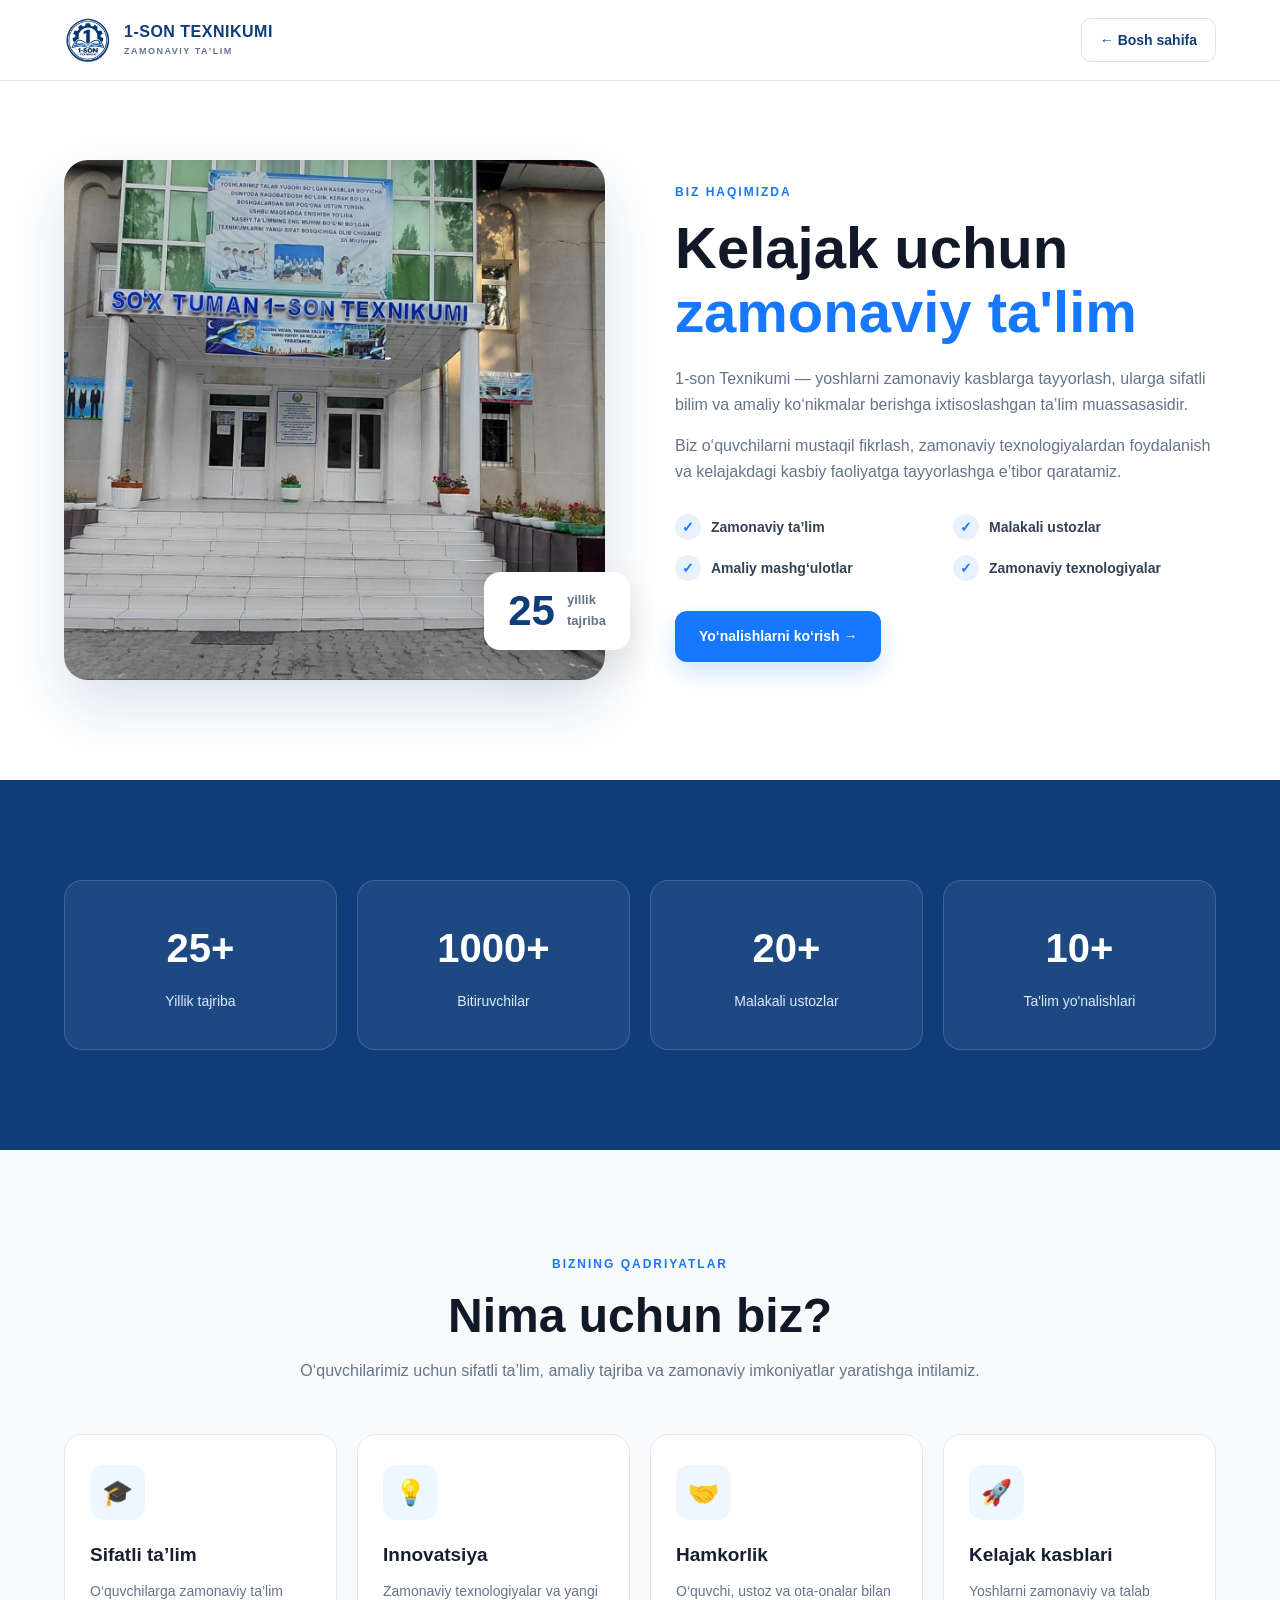
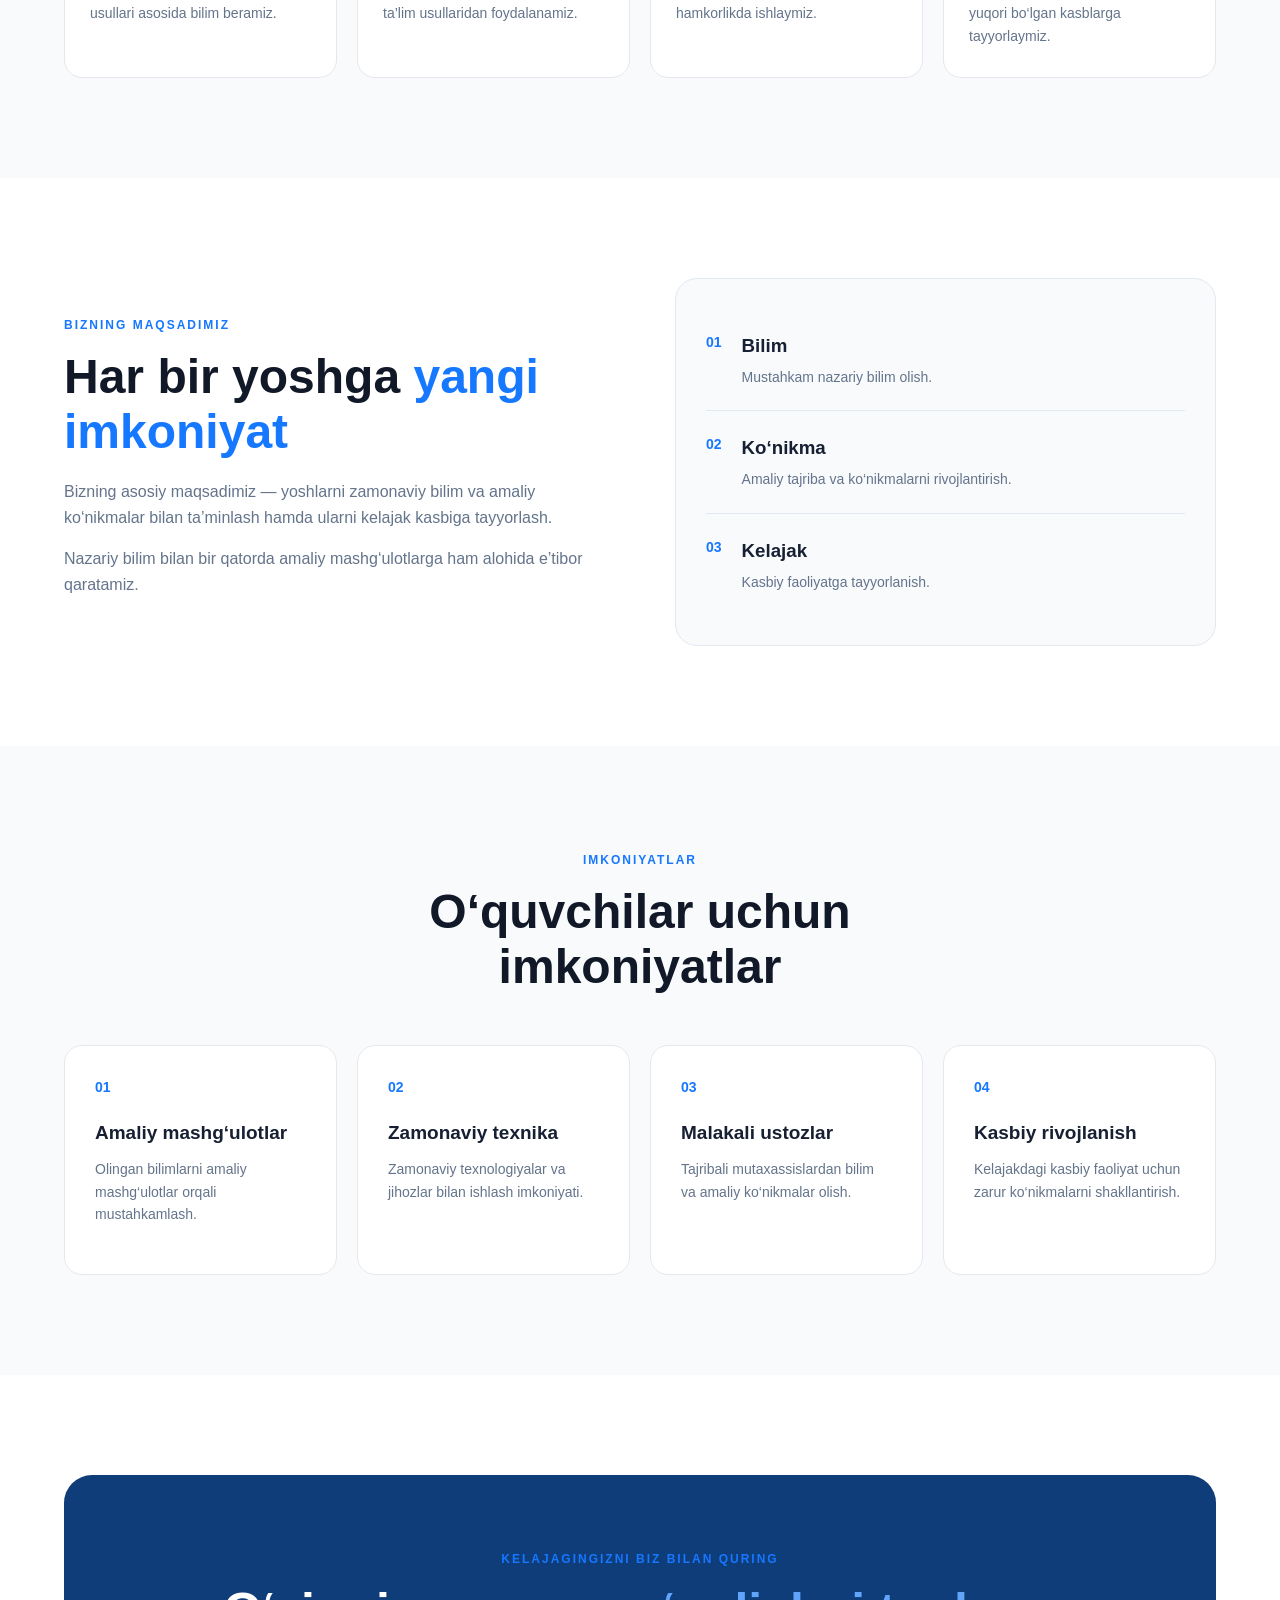
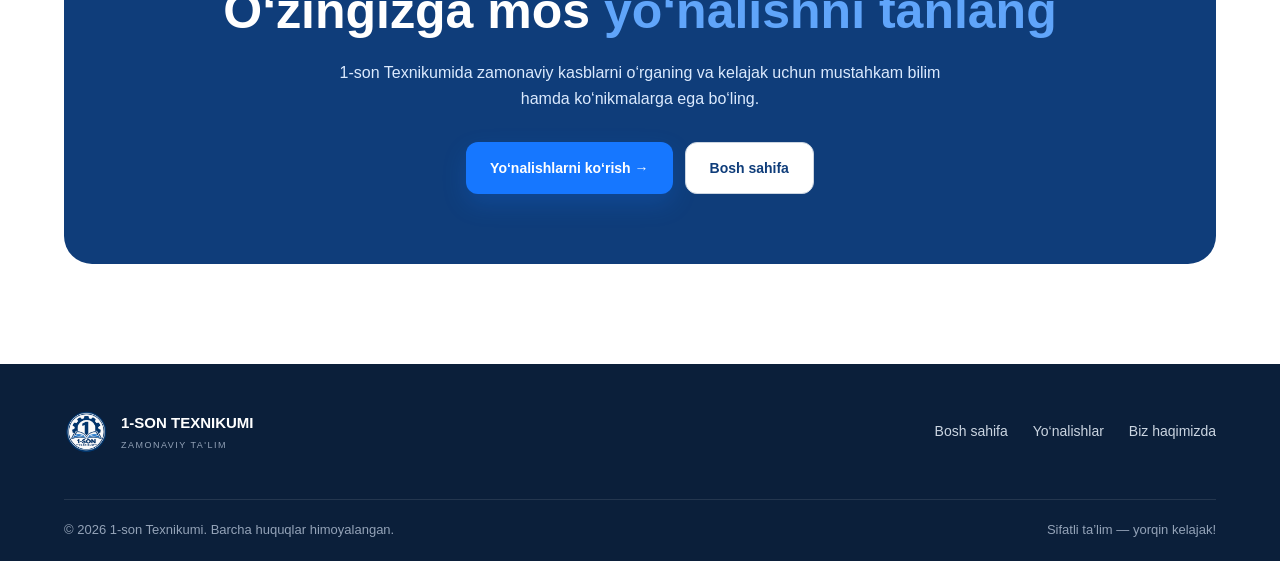
<file: texnikum/pages/about.html>
<!DOCTYPE html>
<html lang="uz">

<head>

    <!-- # Sayt kodlash turi -->
    <meta charset="UTF-8">

    <!-- # Telefon va planshet uchun moslashuv -->
    <meta name="viewport" content="width=device-width, initial-scale=1.0">

    <!-- # Brauzer oynasidagi sayt nomi -->
    <title>Biz haqimizda | 1-son Texnikumi</title>

    <!-- # Asosiy CSS fayl -->
    <link rel="stylesheet" href="../css/about.css">

    <!-- # Brauzer tepasidagi kichik logo -->
    <link rel="icon" type="image/png" href="../assets/image/logo.png">

</head>


<body>


    <!-- =====================================================
         # 1. SAYTNING YUQORI QISMI — HEADER
         ===================================================== -->

    <header class="header">

        <div class="container navbar">

            <!-- # Logo va texnikum nomi -->
            <a href="../index.html" class="logo">

                <!-- # Texnikum logosi -->
                <div class="logo-icon">
                    <img
                        src="../assets/image/logo.png"
                        alt="1-son Texnikumi logosi"
                    >
                </div>

                <!-- # Logo yonidagi yozuv -->
                <div class="logo-text">

                    <strong>
                        1-SON TEXNIKUMI
                    </strong>

                    <span>
                        ZAMONAVIY TA'LIM
                    </span>

                </div>

            </a>


            <!-- # Bosh sahifaga qaytish -->
            <a
                href="../index.html"
                class="student-login"
            >
                ← Bosh sahifa
            </a>

        </div>

    </header>



    <!-- =====================================================
         # 2. ASOSIY QISM
         ===================================================== -->

    <main>


        <!-- =================================================
             # 3. BIZ HAQIMIZDA — ASOSIY BO'LIM
             ================================================= -->

        <section class="section about-hero">

            <div class="container">

                <div class="about-grid">


                    <!-- # Chap tomon — Texnikum rasmi -->
                    <div class="about-image">

                        <img
                            src="../assets/image/texnikum.jpg"
                            alt="1-son Texnikumi"
                        >


                        <!-- # Tajriba haqida kichik karta -->
                        <div class="experience-card">

                            <strong>
                                25
                            </strong>

                            <span>
                                yillik<br>
                                tajriba
                            </span>

                        </div>

                    </div>



                    <!-- # O'ng tomon — Texnikum haqida ma'lumot -->
                    <div class="about-content">

                        <!-- # Bo'lim nomi -->
                        <span class="section-label">
                            BIZ HAQIMIZDA
                        </span>


                        <!-- # Asosiy sarlavha -->
                        <h1>

                            Kelajak uchun

                            <span>
                                zamonaviy ta'lim
                            </span>

                        </h1>


                        <!-- # 1-paragraf -->
                        <p>
                            1-son Texnikumi — yoshlarni zamonaviy
                            kasblarga tayyorlash, ularga sifatli bilim
                            va amaliy ko‘nikmalar berishga
                            ixtisoslashgan ta’lim muassasasidir.
                        </p>


                        <!-- # 2-paragraf -->
                        <p>
                            Biz o‘quvchilarni mustaqil fikrlash,
                            zamonaviy texnologiyalardan foydalanish
                            va kelajakdagi kasbiy faoliyatga
                            tayyorlashga e’tibor qaratamiz.
                        </p>



                        <!-- # Texnikumning asosiy afzalliklari -->
                        <div class="about-features">


                            <!-- # Afzallik 1 -->
                            <div class="feature">

                                <div class="feature-icon">
                                    ✓
                                </div>

                                <span>
                                    Zamonaviy ta’lim
                                </span>

                            </div>


                            <!-- # Afzallik 2 -->
                            <div class="feature">

                                <div class="feature-icon">
                                    ✓
                                </div>

                                <span>
                                    Malakali ustozlar
                                </span>

                            </div>


                            <!-- # Afzallik 3 -->
                            <div class="feature">

                                <div class="feature-icon">
                                    ✓
                                </div>

                                <span>
                                    Amaliy mashg‘ulotlar
                                </span>

                            </div>


                            <!-- # Afzallik 4 -->
                            <div class="feature">

                                <div class="feature-icon">
                                    ✓
                                </div>

                                <span>
                                    Zamonaviy texnologiyalar
                                </span>

                            </div>

                        </div>



                        <!-- # Yo'nalishlar sahifasiga o'tish -->
                        <a
                            href="courses.html"
                            class="btn btn-primary"
                        >
                            Yo‘nalishlarni ko‘rish →
                        </a>

                    </div>

                </div>

            </div>

        </section>



        <!-- =================================================
             # 4. STATISTIKA
             ================================================= -->

        <section class="section statistics">

            <div class="container">

                <div class="stats-grid">


                    <!-- # Statistika 1 -->
                    <div class="stat-card">

                        <strong>
                            25+
                        </strong>

                        <span>
                            Yillik tajriba
                        </span>

                    </div>


                    <!-- # Statistika 2 -->
                    <div class="stat-card">

                        <strong>
                            1000+
                        </strong>

                        <span>
                            Bitiruvchilar
                        </span>

                    </div>


                    <!-- # Statistika 3 -->
                    <div class="stat-card">

                        <strong>
                            20+
                        </strong>

                        <span>
                            Malakali ustozlar
                        </span>

                    </div>


                    <!-- # Statistika 4 -->
                    <div class="stat-card">

                        <strong>
                            10+
                        </strong>

                        <span>
                            Ta'lim yo'nalishlari
                        </span>

                    </div>

                </div>

            </div>

        </section>



        <!-- =================================================
             # 5. NIMA UCHUN BIZ?
             ================================================= -->

        <section class="section education">

            <div class="container">


                <!-- # Bo'lim sarlavhasi -->
                <div class="section-heading center">

                    <span class="section-label">
                        BIZNING QADRIYATLAR
                    </span>

                    <h2>

                        Nima uchun

                        <span>
                            biz?
                        </span>

                    </h2>

                    <p>
                        O‘quvchilarimiz uchun sifatli ta’lim,
                        amaliy tajriba va zamonaviy imkoniyatlar
                        yaratishga intilamiz.
                    </p>

                </div>



                <!-- # Qadriyatlar kartalari -->
                <div class="education-grid">


                    <!-- # 1-karta -->
                    <div class="education-card">

                        <div class="education-icon">
                            🎓
                        </div>

                        <h3>
                            Sifatli ta’lim
                        </h3>

                        <p>
                            O‘quvchilarga zamonaviy ta’lim
                            usullari asosida bilim beramiz.
                        </p>

                    </div>


                    <!-- # 2-karta -->
                    <div class="education-card">

                        <div class="education-icon">
                            💡
                        </div>

                        <h3>
                            Innovatsiya
                        </h3>

                        <p>
                            Zamonaviy texnologiyalar va
                            yangi ta’lim usullaridan foydalanamiz.
                        </p>

                    </div>


                    <!-- # 3-karta -->
                    <div class="education-card">

                        <div class="education-icon">
                            🤝
                        </div>

                        <h3>
                            Hamkorlik
                        </h3>

                        <p>
                            O‘quvchi, ustoz va ota-onalar bilan
                            hamkorlikda ishlaymiz.
                        </p>

                    </div>


                    <!-- # 4-karta -->
                    <div class="education-card">

                        <div class="education-icon">
                            🚀
                        </div>

                        <h3>
                            Kelajak kasblari
                        </h3>

                        <p>
                            Yoshlarni zamonaviy va talab yuqori
                            bo‘lgan kasblarga tayyorlaymiz.
                        </p>

                    </div>

                </div>

            </div>

        </section>



        <!-- =================================================
             # 6. BIZNING MAQSADIMIZ
             ================================================= -->

        <section class="section mission">

            <div class="container">

                <div class="mission-grid">


                    <!-- # Maqsad haqida ma'lumot -->
                    <div class="mission-content">

                        <span class="section-label">
                            BIZNING MAQSADIMIZ
                        </span>


                        <h2>

                            Har bir yoshga

                            <span>
                                yangi imkoniyat
                            </span>

                        </h2>


                        <p>
                            Bizning asosiy maqsadimiz — yoshlarni
                            zamonaviy bilim va amaliy ko‘nikmalar
                            bilan ta’minlash hamda ularni kelajak
                            kasbiga tayyorlash.
                        </p>


                        <p>
                            Nazariy bilim bilan bir qatorda amaliy
                            mashg‘ulotlarga ham alohida e’tibor
                            qaratamiz.
                        </p>

                    </div>



                    <!-- # Maqsadning 3 asosiy yo'nalishi -->
                    <div class="mission-box">


                        <!-- # 1-qadam -->
                        <div class="mission-item">

                            <span>
                                01
                            </span>

                            <div>

                                <h3>
                                    Bilim
                                </h3>

                                <p>
                                    Mustahkam nazariy bilim olish.
                                </p>

                            </div>

                        </div>


                        <!-- # 2-qadam -->
                        <div class="mission-item">

                            <span>
                                02
                            </span>

                            <div>

                                <h3>
                                    Ko‘nikma
                                </h3>

                                <p>
                                    Amaliy tajriba va ko‘nikmalarni
                                    rivojlantirish.
                                </p>

                            </div>

                        </div>


                        <!-- # 3-qadam -->
                        <div class="mission-item">

                            <span>
                                03
                            </span>

                            <div>

                                <h3>
                                    Kelajak
                                </h3>

                                <p>
                                    Kasbiy faoliyatga tayyorlanish.
                                </p>

                            </div>

                        </div>

                    </div>

                </div>

            </div>

        </section>



        <!-- =================================================
             # 7. O'QUVCHILAR UCHUN IMKONIYATLAR
             ================================================= -->

        <section class="section advantages">

            <div class="container">


                <!-- # Bo'lim sarlavhasi -->
                <div class="section-heading center">

                    <span class="section-label">
                        IMKONIYATLAR
                    </span>

                    <h2>

                        O‘quvchilar uchun

                        <span>
                            imkoniyatlar
                        </span>

                    </h2>

                </div>



                <!-- # Imkoniyatlar -->
                <div class="advantages-grid">


                    <!-- # Imkoniyat 1 -->
                    <div class="advantage-card">

                        <span>
                            01
                        </span>

                        <h3>
                            Amaliy mashg‘ulotlar
                        </h3>

                        <p>
                            Olingan bilimlarni amaliy mashg‘ulotlar
                            orqali mustahkamlash.
                        </p>

                    </div>


                    <!-- # Imkoniyat 2 -->
                    <div class="advantage-card">

                        <span>
                            02
                        </span>

                        <h3>
                            Zamonaviy texnika
                        </h3>

                        <p>
                            Zamonaviy texnologiyalar va jihozlar
                            bilan ishlash imkoniyati.
                        </p>

                    </div>


                    <!-- # Imkoniyat 3 -->
                    <div class="advantage-card">

                        <span>
                            03
                        </span>

                        <h3>
                            Malakali ustozlar
                        </h3>

                        <p>
                            Tajribali mutaxassislardan bilim
                            va amaliy ko‘nikmalar olish.
                        </p>

                    </div>


                    <!-- # Imkoniyat 4 -->
                    <div class="advantage-card">

                        <span>
                            04
                        </span>

                        <h3>
                            Kasbiy rivojlanish
                        </h3>

                        <p>
                            Kelajakdagi kasbiy faoliyat uchun
                            zarur ko‘nikmalarni shakllantirish.
                        </p>

                    </div>

                </div>

            </div>

        </section>



        <!-- =================================================
             # 8. YO'NALISHLARGA CHAQIRUV
             ================================================= -->

        <section class="section cta">

            <div class="container">

                <div class="cta-box">


                    <span class="section-label">
                        KELAJAGINGIZNI BIZ BILAN QURING
                    </span>


                    <h2>

                        O‘zingizga mos

                        <span>
                            yo‘nalishni tanlang
                        </span>

                    </h2>


                    <p>
                        1-son Texnikumida zamonaviy kasblarni
                        o‘rganing va kelajak uchun mustahkam
                        bilim hamda ko‘nikmalarga ega bo‘ling.
                    </p>


                    <!-- # Tugmalar -->
                    <div class="cta-buttons">


                        <!-- # Yo'nalishlarni ko'rish -->
                        <a
                            href="courses.html"
                            class="btn btn-primary"
                        >
                            Yo‘nalishlarni ko‘rish →
                        </a>


                        <!-- # Bosh sahifaga qaytish -->
                        <a
                            href="../index.html"
                            class="btn btn-outline"
                        >
                            Bosh sahifa
                        </a>

                    </div>

                </div>

            </div>

        </section>

    </main>



    <!-- =====================================================
         # 9. SAYTNING PASTKI QISMI — FOOTER
         ===================================================== -->

    <footer class="footer">

        <div class="container">


            <!-- # Footer yuqori qismi -->
            <div class="footer-content">


                <!-- # Footer logo -->
                <div class="footer-brand">

                    <div class="logo-icon">

                        <img
                            src="../assets/image/logo.png"
                            alt="1-son Texnikumi"
                        >

                    </div>


                    <div>

                        <strong>
                            1-SON TEXNIKUMI
                        </strong>

                        <span>
                            ZAMONAVIY TA'LIM
                        </span>

                    </div>

                </div>



                <!-- # Footer menyusi -->
                <div class="footer-links">

                    <a href="../index.html">
                        Bosh sahifa
                    </a>

                    <a href="courses.html">
                        Yo‘nalishlar
                    </a>

                    <a href="about.html">
                        Biz haqimizda
                    </a>

                </div>

            </div>



            <!-- # Footer pastki qismi -->
            <div class="footer-bottom">

                <p>
                    © 2026 1-son Texnikumi.
                    Barcha huquqlar himoyalangan.
                </p>

                <p>
                    Sifatli ta’lim — yorqin kelajak!
                </p>

            </div>

        </div>

    </footer>



    <!-- =====================================================
         # 10. JAVASCRIPT
         ===================================================== -->

    <script src="../js/main.js"></script>


</body>

</html>
</file>
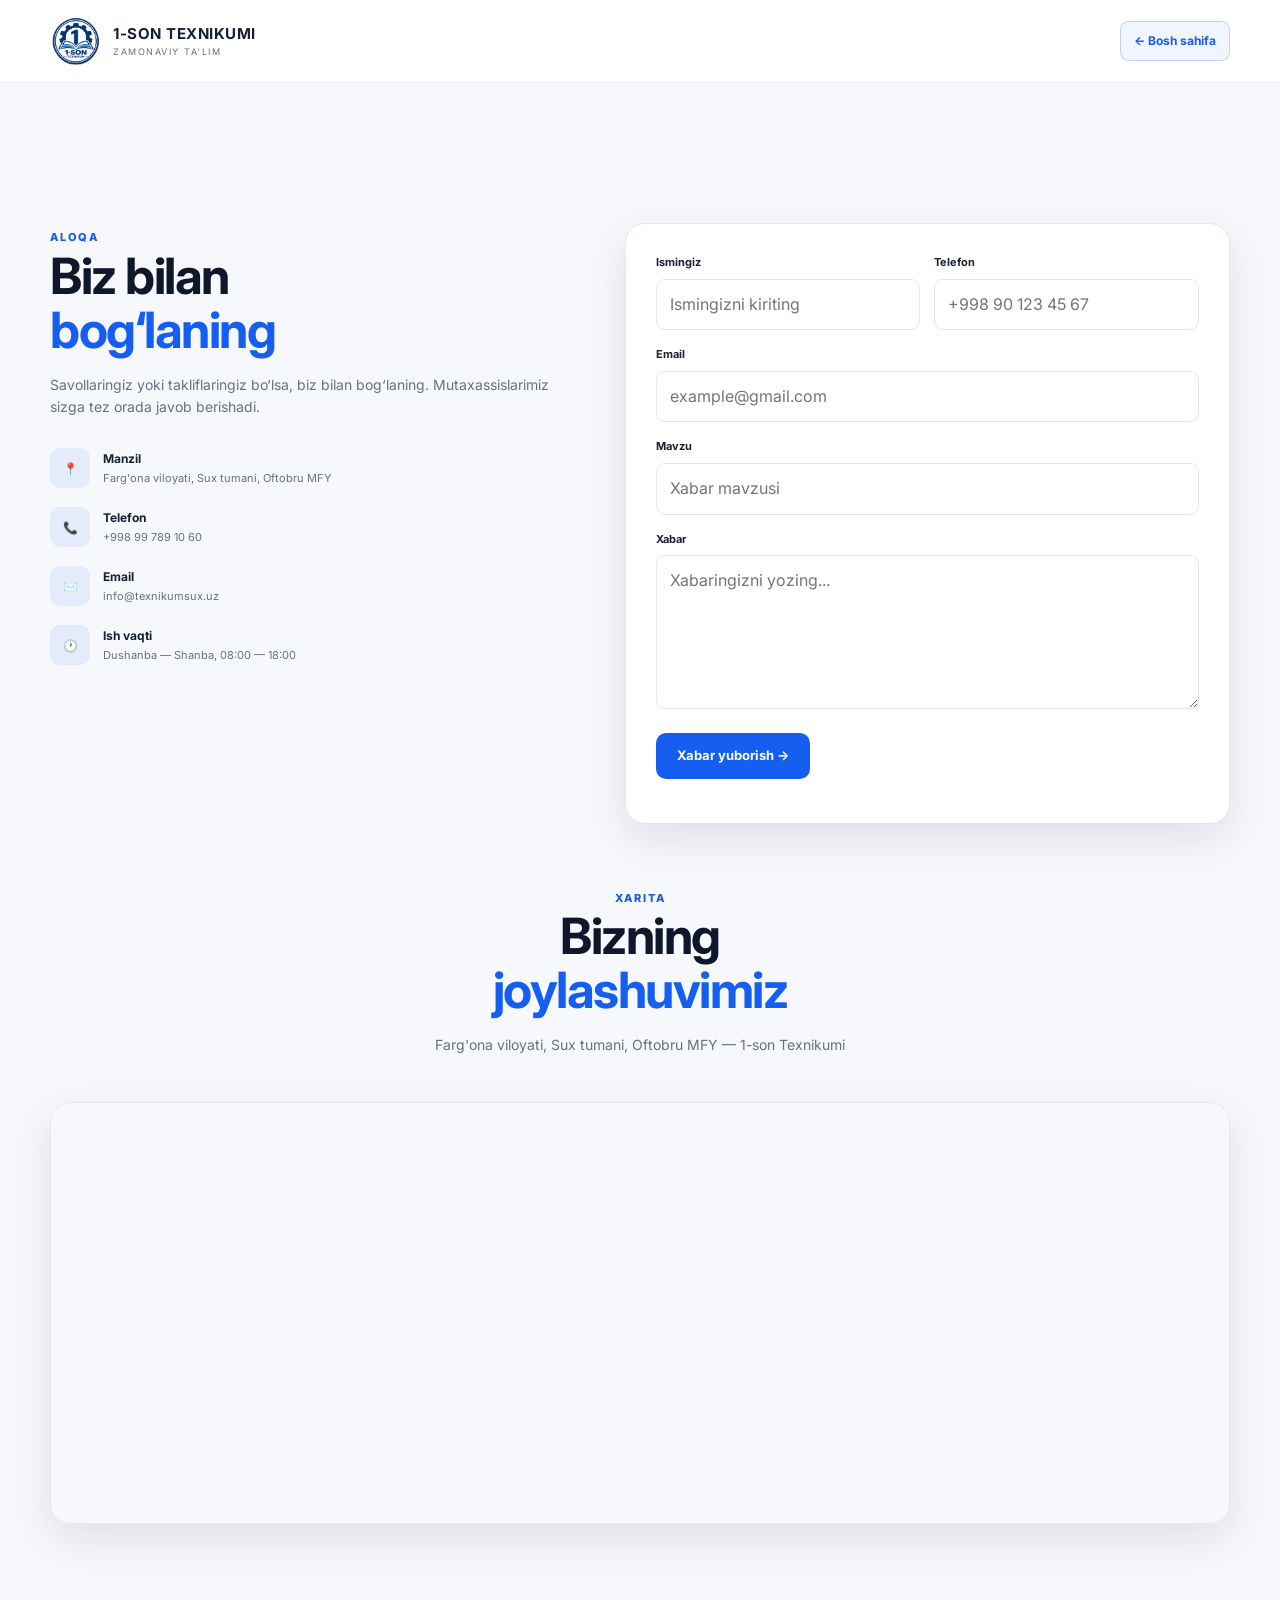
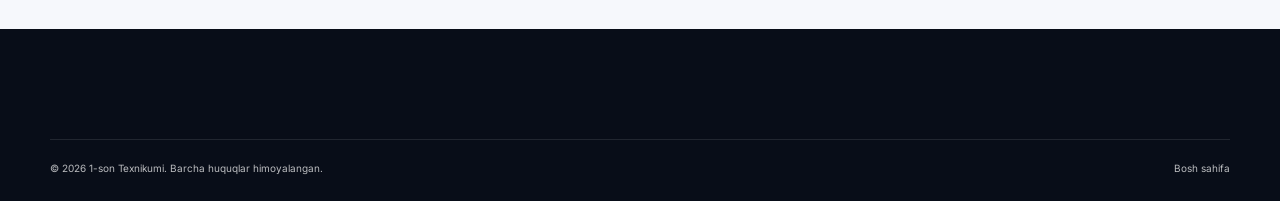
<file: texnikum/pages/contact.html>
<!DOCTYPE html>
<html lang="uz">
<head>
    <meta charset="UTF-8">
    <meta name="viewport" content="width=device-width, initial-scale=1.0">
    <title>Aloqa | 1-son Texnikumi</title>
    <link rel="icon" type="image/png" href="../assets/image/logo.png">
    <link rel="preconnect" href="https://fonts.googleapis.com">
    <link rel="preconnect" href="https://fonts.gstatic.com" crossorigin>
    <link href="https://fonts.googleapis.com/css2?family=Inter:wght@400;500;600;700;800&display=swap" rel="stylesheet">
    <link rel="stylesheet" href="../css/style.css">
</head>
<body>

<header class="header">
    <div class="container navbar">
        <a href="../index.html" class="logo" aria-label="1-son Texnikumi bosh sahifa">
            <img src="../assets/image/logo.png" alt="1-son Texnikumi logotipi" width="52" height="52">
            <div class="logo-text">
                <strong>1-SON TEXNIKUMI</strong>
                <span>ZAMONAVIY TA'LIM</span>
            </div>
        </a>

        <a href="../index.html" class="student-login">
            ← Bosh sahifa
        </a>
    </div>
</header>

<main>
    <section class="section contact" style="padding-top: 140px;">
        <div class="container">
            <div class="contact-grid">
                <div class="contact-info">
                    <span class="section-label">Aloqa</span>
                    <h2>Biz bilan <span>bog‘laning</span></h2>
                    <p>Savollaringiz yoki takliflaringiz bo‘lsa, biz bilan bog‘laning. Mutaxassislarimiz sizga tez orada javob berishadi.</p>

                    <div class="contact-list">
                        <div class="contact-item">
                            <div class="contact-icon">📍</div>
                            <div>
                                <strong>Manzil</strong>
                                <span>Farg'ona viloyati, Sux tumani, Oftobru MFY</span>
                            </div>
                        </div>

                        <div class="contact-item">
                            <div class="contact-icon">📞</div>
                            <div>
                                <strong>Telefon</strong>
                                <a href="tel:+998997891060">+998 99 789 10 60</a>
                            </div>
                        </div>

                        <div class="contact-item">
                            <div class="contact-icon">✉️</div>
                            <div>
                                <strong>Email</strong>
                                <a href="mailto:info@texnikumsux.uz">info@texnikumsux.uz</a>
                            </div>
                        </div>

                        <div class="contact-item">
                            <div class="contact-icon">🕐</div>
                            <div>
                                <strong>Ish vaqti</strong>
                                <span>Dushanba — Shanba, 08:00 — 18:00</span>
                            </div>
                        </div>
                    </div>
                </div>

                <div class="contact-form-wrapper">
                    <form class="contact-form" id="contactPageForm">
                        <div class="form-row">
                            <div class="form-group">
                                <label for="contactName">Ismingiz</label>
                                <input type="text" id="contactName" name="name" placeholder="Ismingizni kiriting" required>
                            </div>

                            <div class="form-group">
                                <label for="contactPhone">Telefon</label>
                                <input type="tel" id="contactPhone" name="phone" placeholder="+998 90 123 45 67" required>
                            </div>
                        </div>

                        <div class="form-group">
                            <label for="contactEmail">Email</label>
                            <input type="email" id="contactEmail" name="email" placeholder="example@gmail.com">
                        </div>

                        <div class="form-group">
                            <label for="contactSubject">Mavzu</label>
                            <input type="text" id="contactSubject" name="subject" placeholder="Xabar mavzusi" required>
                        </div>

                        <div class="form-group">
                            <label for="contactMessage">Xabar</label>
                            <textarea id="contactMessage" name="message" placeholder="Xabaringizni yozing..." rows="5" required></textarea>
                        </div>

                        <button type="submit" class="btn btn-primary">
                            Xabar yuborish →
                        </button>

                        <p id="contactStatusMessage" class="form-message" style="margin-top: 14px; font-weight: 500;"></p>
                    </form>
                </div>
            </div>

            <!-- INTERAKTIV XARITA (Sux tumani, Oftobru MFY) -->
            <div class="contact-map-wrapper" style="margin-top: 60px;">
                <div class="section-heading center">
                    <span class="section-label">Xarita</span>
                    <h2>Bizning <span>joylashuvimiz</span></h2>
                    <p>Farg'ona viloyati, Sux tumani, Oftobru MFY — 1-son Texnikumi</p>
                </div>
                <div style="border-radius: 20px; overflow: hidden; box-shadow: var(--shadow); border: 1px solid var(--border);">
                    <iframe
                        src="https://www.google.com/maps/embed?pb=!1m18!1m12!1m3!1d49132.88765416041!2d71.10014234057864!3d39.95471694902148!2m3!1f0!2f0!3f0!3m2!1i1024!2i768!4f13.1!3m3!1m2!1s0x38bb4e21a2c07925%3A0x7d018788a1b5597!2sSokh%2C%20Fergana%20Region!5e0!3m2!1sen!2suz!4v1716800000000!5m2!1sen!2suz"
                        width="100%"
                        height="420"
                        style="border:0; display:block;"
                        allowfullscreen=""
                        loading="lazy"
                        referrerpolicy="no-referrer-when-downgrade"
                        title="1-son Texnikumi xaritasi">
                    </iframe>
                </div>
            </div>

        </div>
    </section>
</main>

<footer class="footer">
    <div class="container">
        <div class="footer-bottom">
            <p>© 2026 1-son Texnikumi. Barcha huquqlar himoyalangan.</p>
            <div>
                <a href="../index.html">Bosh sahifa</a>
            </div>
        </div>
    </div>
</footer>

<script src="../js/telegram-config.js"></script>
<script>
document.addEventListener("DOMContentLoaded", function () {
    const form = document.getElementById("contactPageForm");
    const statusMsg = document.getElementById("contactStatusMessage");

    if (form) {
        form.addEventListener("submit", async function (e) {
            e.preventDefault();

            const name = document.getElementById("contactName").value.trim();
            const phone = document.getElementById("contactPhone").value.trim();
            const email = document.getElementById("contactEmail").value.trim();
            const subject = document.getElementById("contactSubject").value.trim();
            const message = document.getElementById("contactMessage").value.trim();

            const appData = {
                type: "Aloqa xabari",
                fullName: name,
                phone: phone,
                email: email,
                direction: subject,
                message: message
            };

            saveApplication(appData);

            const tgText = `📩 <b>YANGI XABAR (ALOQA) | 1-SON TEXNIKUMI</b>\n\n` +
                           `👤 <b>Kimdan:</b> ${name}\n` +
                           `📱 <b>Telefon:</b> ${phone}\n` +
                           (email ? `✉️ <b>Email:</b> ${email}\n` : "") +
                           `📌 <b>Mavzu:</b> ${subject}\n` +
                           `💬 <b>Xabar:</b> ${message}\n` +
                           `⏰ <b>Vaqt:</b> ${new Date().toLocaleString("uz-UZ")}`;

            await sendTelegramNotification(tgText);

            if (statusMsg) {
                statusMsg.style.color = "#16a34a";
                statusMsg.textContent = "Xabaringiz muvaffaqiyatli qabul qilindi. Tez orada siz bilan bog'lanamiz!";
            }
            form.reset();
        });
    }
});
</script>
</body>
</html>
</file>
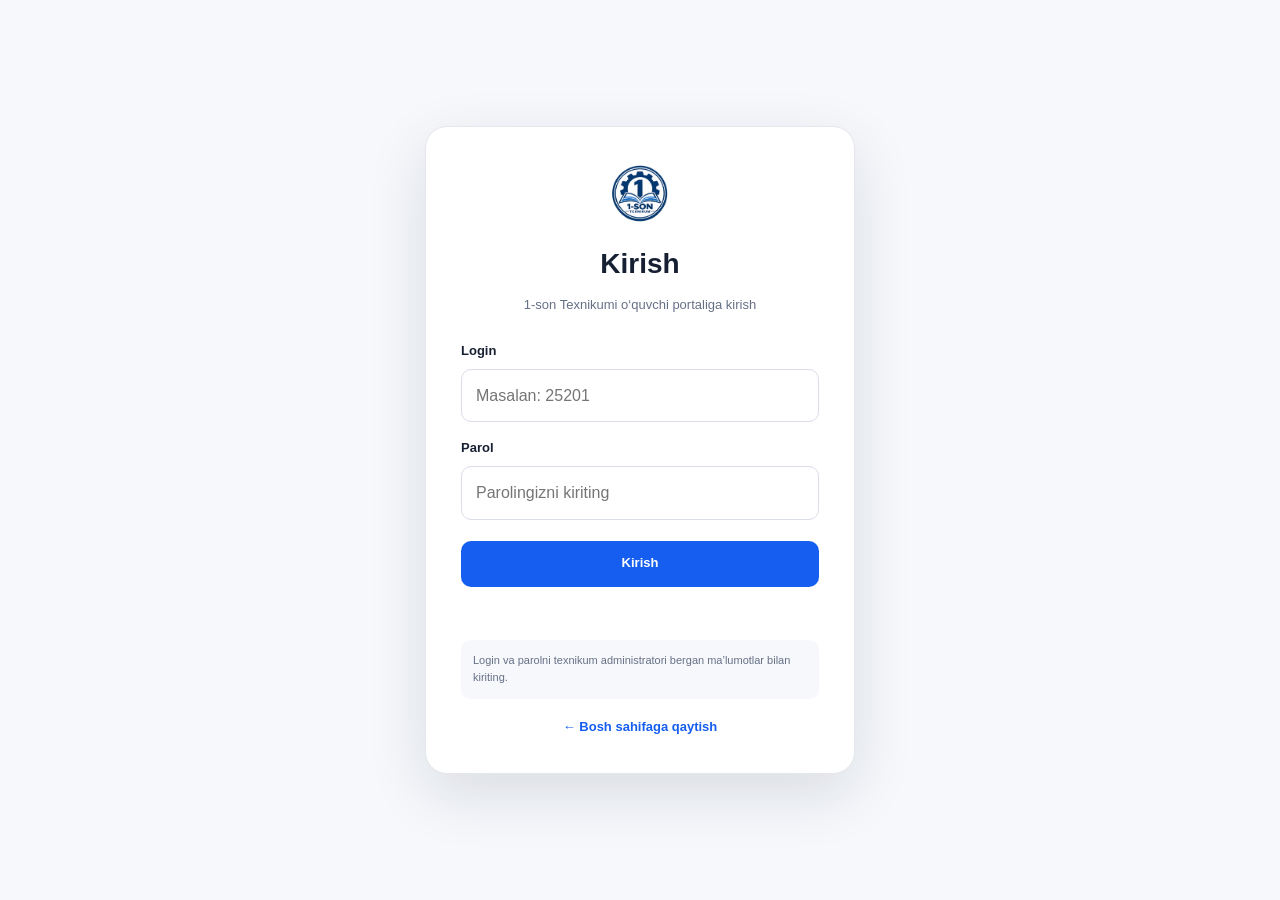
<file: texnikum/pages/login.html>
<!DOCTYPE html>
<html lang="uz">
<head>
    <meta charset="UTF-8">
    <meta name="viewport" content="width=device-width, initial-scale=1.0">
    <title>Kirish | 1-son Texnikumi</title>
    <link rel="icon" type="image/png" href="../assets/image/logo.png">
    <link rel="stylesheet" href="../css/style.css">
</head>
<body>

<main class="login-page">
    <section class="login-card" aria-labelledby="loginTitle">
        <img class="login-logo"
             src="../assets/image/logo.png"
             alt="1-son Texnikumi">

        <h1 id="loginTitle">Kirish</h1>
        <p class="login-subtitle">1-son Texnikumi o‘quvchi portaliga kirish</p>

        <form id="loginForm" novalidate>
            <div class="login-form-group">
                <label for="login">Login</label>
                <input
                    type="text"
                    id="login"
                    name="login"
                    placeholder="Masalan: 25201"
                    autocomplete="username"
                    inputmode="text"
                    required
                >
            </div>

            <div class="login-form-group">
                <label for="password">Parol</label>
                <input
                    type="password"
                    id="password"
                    name="password"
                    placeholder="Parolingizni kiriting"
                    autocomplete="current-password"
                    required
                >
            </div>

            <button type="submit" class="btn btn-primary login-submit" id="loginSubmit">
                Kirish
            </button>

            <p id="loginMessage" class="login-message" role="status" aria-live="polite"></p>
        </form>

        <div class="login-note">
            Login va parolni texnikum administratori bergan ma’lumotlar bilan kiriting.
        </div>

        <a href="../index.html" class="login-back">← Bosh sahifaga qaytish</a>
    </section>
</main>

<script src="../js/login.js"></script>
</body>
</html>
</file>
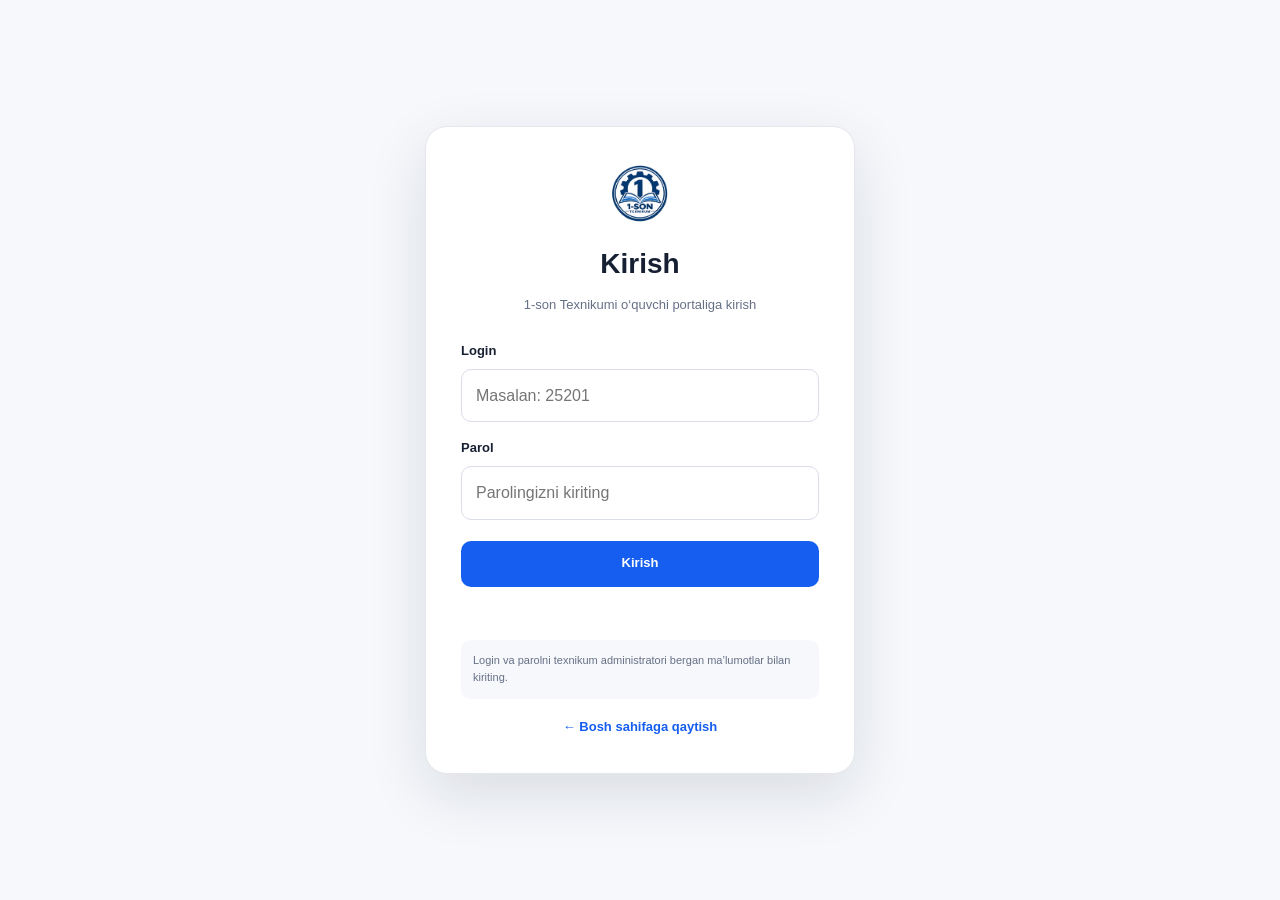
<file: texnikum/pages/portal.html>
<!DOCTYPE html>
<html lang="uz">
<head>
    <meta charset="UTF-8">
    <meta name="viewport" content="width=device-width, initial-scale=1.0">
    <title>O'quvchi portali | 1-son Texnikumi</title>
    <link rel="icon" type="image/png" href="../assets/image/logo.png">
    <link rel="stylesheet" href="../css/style.css">
</head>
<body class="portal-body">

<header class="header">
    <div class="container">
        <nav class="navbar">
            <a href="../index.html" class="logo">
                <img src="../assets/image/logo.png" alt="1-son Texnikumi" width="52" height="52">
                <div class="logo-text">
                    <strong>1-SON TEXNIKUMI</strong>
                    <span>ZAMONAVIY TA'LIM</span>
                </div>
            </a>
            <div class="header-actions">
                <a href="../index.html" class="student-login">Bosh sahifa</a>
                <button id="logoutButton" class="login-button" type="button">Chiqish</button>
            </div>
        </nav>
    </div>
</header>

<main class="portal-page">
    <div class="container">
        <section class="portal-welcome">
            <div class="portal-welcome-text">
                <div class="section-label">O'QUVCHI PORTALI</div>
                <h1>Xush kelibsiz, <span id="studentName">O'quvchi</span>!</h1>
                <p id="studentInfo">Ma'lumotlar yuklanmoqda...</p>
            </div>
            <div class="portal-avatar" id="studentAvatar">O</div>
        </section>

        <div id="portalMessage" class="portal-message"></div>

        <section class="portal-cards">
            <article class="portal-card profile-card">
                <div class="portal-card-head">
                    <div>
                        <span class="portal-card-label">SHAXSIY MA'LUMOT</span>
                        <h2>Profil</h2>
                    </div>
                </div>
                <div class="profile-list">
                    <div><span>F.I.Sh.</span><strong id="profileName">—</strong></div>
                    <div><span>Login</span><strong id="profileLogin">—</strong></div>
                    <div><span>Guruh</span><strong id="profileGroup">—</strong></div>
                </div>
            </article>

            <article class="portal-card schedule-card">
                <div class="portal-card-head schedule-head">
                    <div>
                        <span class="portal-card-label">2026–2027 · I SEMESTR · I SMENA</span>
                        <h2>Haftalik dars jadvali</h2>
                    </div>
                    <span class="schedule-badge">252-GURUH</span>
                </div>
                <div id="scheduleContainer" class="schedule-container">
                    <div class="schedule-loading">Dars jadvali yuklanmoqda...</div>
                </div>
            </article>

            <article class="portal-card grades-card">
                <div class="portal-card-head">
                    <div>
                        <span class="portal-card-label">O'ZLASHTIRISH</span>
                        <h2>Baholar</h2>
                    </div>
                </div>
                <div class="table-wrap">
                    <table class="portal-table">
                        <thead>
                            <tr><th>#</th><th>Fan</th><th>Baho</th><th>Sana</th></tr>
                        </thead>
                        <tbody id="gradesBody">
                            <tr><td colspan="4">Yuklanmoqda...</td></tr>
                        </tbody>
                    </table>
                </div>
            </article>

            <article class="portal-card attendance-card">
                <div class="portal-card-head">
                    <div>
                        <span class="portal-card-label">NAZORAT</span>
                        <h2>Davomat</h2>
                    </div>
                </div>
                <div class="attendance-summary" id="attendanceSummary">—</div>
                <div class="table-wrap">
                    <table class="portal-table">
                        <thead><tr><th>Sana</th><th>Holat</th></tr></thead>
                        <tbody id="attendanceBody">
                            <tr><td colspan="2">Yuklanmoqda...</td></tr>
                        </tbody>
                    </table>
                </div>
            </article>

            <article class="portal-card announcements-card">
                <div class="portal-card-head">
                    <div>
                        <span class="portal-card-label">MUHIM XABARLAR</span>
                        <h2>E'lonlar</h2>
                    </div>
                </div>
                <div id="announcementsList" class="announcements-list">Yuklanmoqda...</div>
            </article>
        </section>
    </div>...................................
</main>

<footer class="footer">
    <div class="container">
        <div class="footer-bottom">
            <p>© <span id="currentYear">2026</span> 1-son Texnikumi. Barcha huquqlar himoyalangan.</p>
            <a href="../index.html">Bosh sahifa</a>
        </div>
    </div>
</footer>

<script src="../js/portal.js"></script>
</body>
</html>
</file>
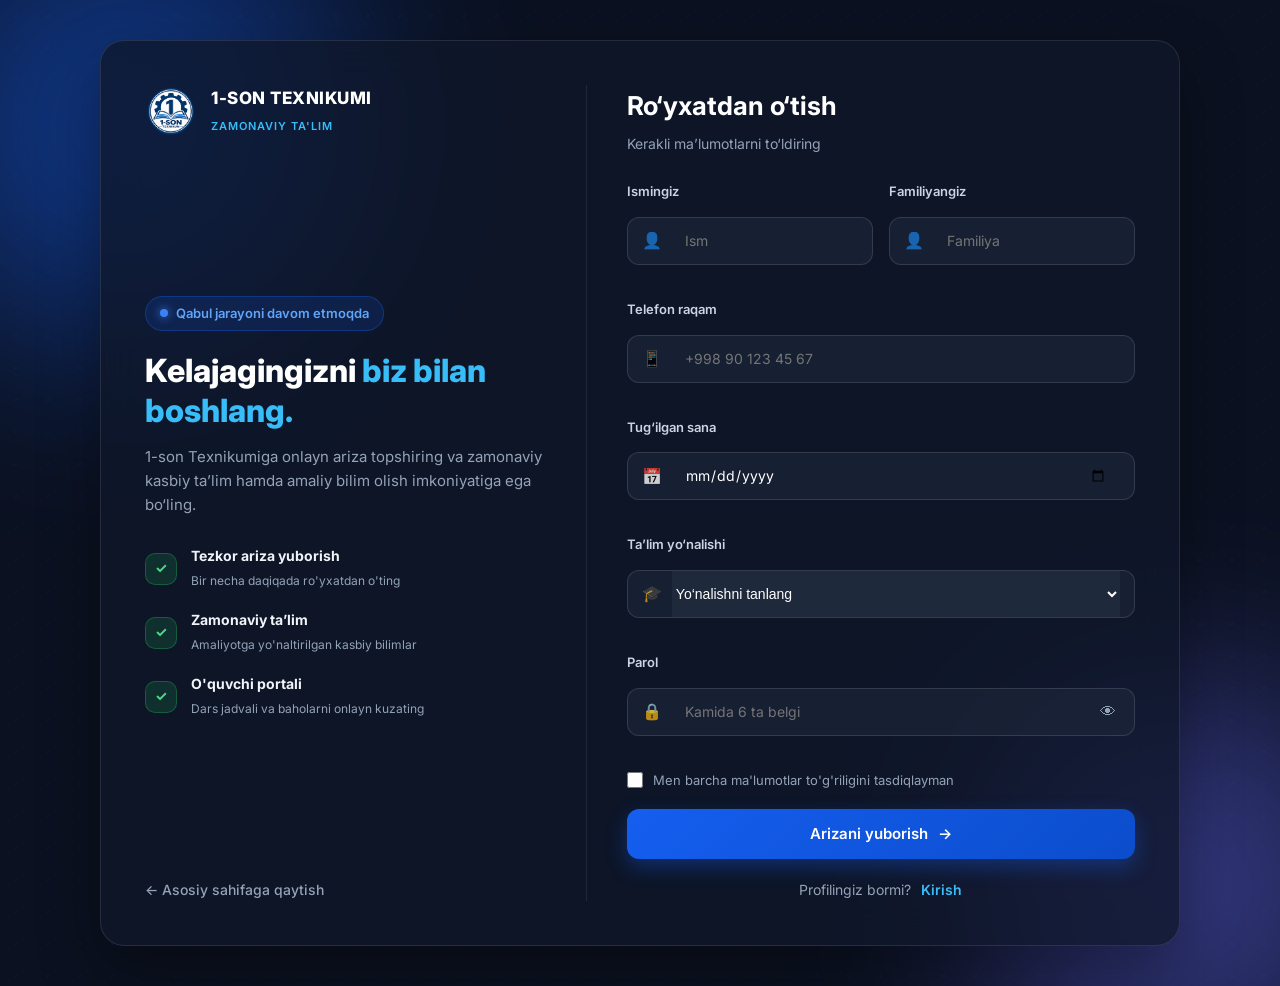
<file: texnikum/pages/register.html>
<!DOCTYPE html>
<html lang="uz">
<head>
    <meta charset="UTF-8">
    <meta name="viewport" content="width=device-width, initial-scale=1.0">
    <title>Ro‘yxatdan o‘tish | 1-son Texnikumi</title>
    <link rel="icon" type="image/png" href="../assets/image/logo.png">
    <link rel="preconnect" href="https://fonts.googleapis.com">
    <link rel="preconnect" href="https://fonts.gstatic.com" crossorigin>
    <link href="https://fonts.googleapis.com/css2?family=Inter:wght@400;500;600;700;800&display=swap" rel="stylesheet">
    <link rel="stylesheet" href="../css/style.css">
    <link rel="stylesheet" href="../css/register.css">
</head>

<body>

    <main class="register-page">
        <!-- Background -->
        <div class="register-grid"></div>
        <div class="register-circle register-circle-one"></div>
        <div class="register-circle register-circle-two"></div>

        <div class="register-container">
            <!-- LEFT INFO -->
            <section class="register-info">
                <a href="../index.html" class="register-logo" aria-label="1-son Texnikumi bosh sahifa">
                    <img src="../assets/image/logo.png" alt="1-son Texnikumi logotipi" width="52" height="52">
                    <div class="register-logo-text">
                        <strong>1-SON TEXNIKUMI</strong>
                        <span>ZAMONAVIY TA'LIM</span>
                    </div>
                </a>

                <div class="info-content">
                    <div class="register-badge">
                        <span></span>
                        Qabul jarayoni davom etmoqda
                    </div>

                    <h1>
                        Kelajagingizni
                        <span>biz bilan boshlang.</span>
                    </h1>

                    <p>
                        1-son Texnikumiga onlayn ariza topshiring va zamonaviy kasbiy ta’lim hamda amaliy bilim olish imkoniyatiga ega bo‘ling.
                    </p>

                    <div class="register-benefits">
                        <div class="benefit">
                            <div class="benefit-icon">✓</div>
                            <div>
                                <strong>Tezkor ariza yuborish</strong>
                                <span>Bir necha daqiqada ro'yxatdan o'ting</span>
                            </div>
                        </div>

                        <div class="benefit">
                            <div class="benefit-icon">✓</div>
                            <div>
                                <strong>Zamonaviy ta’lim</strong>
                                <span>Amaliyotga yo'naltirilgan kasbiy bilimlar</span>
                            </div>
                        </div>

                        <div class="benefit">
                            <div class="benefit-icon">✓</div>
                            <div>
                                <strong>O'quvchi portali</strong>
                                <span>Dars jadvali va baholarni onlayn kuzating</span>
                            </div>
                        </div>
                    </div>
                </div>

                <a href="../index.html" class="back-home">
                    ← Asosiy sahifaga qaytish
                </a>
            </section>

            <!-- REGISTER FORM -->
            <section class="register-card">
                <div class="card-header">
                    <h2>Ro‘yxatdan o‘tish</h2>
                    <p>Kerakli ma’lumotlarni to‘ldiring</p>
                </div>

                <form id="registerForm" class="register-form">
                    <div class="form-row">
                        <div class="form-group">
                            <label for="firstName">Ismingiz</label>
                            <div class="input-box">
                                <span>👤</span>
                                <input type="text" id="firstName" name="firstName" placeholder="Ism" required>
                            </div>
                        </div>

                        <div class="form-group">
                            <label for="lastName">Familiyangiz</label>
                            <div class="input-box">
                                <span>👤</span>
                                <input type="text" id="lastName" name="lastName" placeholder="Familiya" required>
                            </div>
                        </div>
                    </div>

                    <div class="form-group">
                        <label for="phone">Telefon raqam</label>
                        <div class="input-box">
                            <span>📱</span>
                            <input type="tel" id="phone" name="phone" placeholder="+998 90 123 45 67" required>
                        </div>
                    </div>

                    <div class="form-group">
                        <label for="birthDate">Tug‘ilgan sana</label>
                        <div class="input-box">
                            <span>📅</span>
                            <input type="date" id="birthDate" name="birthDate" required>
                        </div>
                    </div>

                    <div class="form-group">
                        <label for="direction">Ta’lim yo‘nalishi</label>
                        <div class="input-box select-box">
                            <span>🎓</span>
                            <select id="direction" name="direction" required>
                                <option value="">Yo‘nalishni tanlang</option>
                                <option value="it">Axborot texnologiyalari</option>
                                <option value="tikuvchilik">Tikuvchilik</option>
                                <option value="oshpazlik">Oshpazlik</option>
                                <option value="agrodrom">Agrodrom operatori</option>
                                <option value="tarbiyachi">Tarbiyachi</option>
                                <option value="kutubxona">Kitobxonachi</option>
                            </select>
                        </div>
                    </div>

                    <div class="form-group">
                        <label for="password">Parol</label>
                        <div class="input-box password-box">
                            <span>🔒</span>
                            <input type="password" id="password" name="password" placeholder="Kamida 6 ta belgi" minlength="6" required>
                            <button type="button" class="password-toggle" id="passwordToggle" aria-label="Parolni ko‘rsatish">
                                👁
                            </button>
                        </div>
                    </div>

                    <label class="terms">
                        <input type="checkbox" id="terms" required>
                        <span>Men barcha ma'lumotlar to'g'riligini tasdiqlayman</span>
                    </label>

                    <button type="submit" class="register-btn" id="submitBtn">
                        <span>Arizani yuborish</span>
                        <span class="arrow">→</span>
                    </button>

                    <div id="formMessage" class="form-message" role="status" aria-live="polite"></div>
                </form>

                <div class="login-link">
                    Profilingiz bormi?
                    <a href="login.html">Kirish</a>
                </div>
            </section>
        </div>
    </main>

    <script src="../js/telegram-config.js"></script>
    <script>
    document.addEventListener("DOMContentLoaded", function () {
        const toggleBtn = document.getElementById("passwordToggle");
        const passwordInput = document.getElementById("password");
        const form = document.getElementById("registerForm");
        const messageBox = document.getElementById("formMessage");
        const submitBtn = document.getElementById("submitBtn");

        if (toggleBtn && passwordInput) {
            toggleBtn.addEventListener("click", function () {
                const isPassword = passwordInput.type === "password";
                passwordInput.type = isPassword ? "text" : "password";
                toggleBtn.textContent = isPassword ? "🙈" : "👁";
            });
        }

        if (form) {
            form.addEventListener("submit", async function (e) {
                e.preventDefault();

                const firstName = document.getElementById("firstName").value.trim();
                const lastName = document.getElementById("lastName").value.trim();
                const phone = document.getElementById("phone").value.trim();
                const birthDate = document.getElementById("birthDate").value;
                const directionSelect = document.getElementById("direction");
                const directionText = directionSelect.options[directionSelect.selectedIndex].text;

                submitBtn.disabled = true;
                submitBtn.textContent = "Yuborilmoqda...";

                const appData = {
                    type: "Qabul arizasi",
                    fullName: `${firstName} ${lastName}`,
                    phone: phone,
                    birthDate: birthDate,
                    direction: directionText
                };

                // 1. Saqlash
                saveApplication(appData);

                // 2. Telegramga yuborish
                const tgText = `🎓 <b>YANGI ARIZA | 1-SON TEXNIKUMI</b>\n\n` +
                               `👤 <b>F.I.Sh:</b> ${firstName} ${lastName}\n` +
                               `📱 <b>Telefon:</b> ${phone}\n` +
                               `📅 <b>Tug'ilgan sana:</b> ${birthDate}\n` +
                               `📚 <b>Yo'nalish:</b> ${directionText}\n` +
                               `⏰ <b>Sana:</b> ${new Date().toLocaleString("uz-UZ")}`;

                await sendTelegramNotification(tgText);

                if (messageBox) {
                    messageBox.className = "form-message success";
                    messageBox.textContent = "Arizangiz muvaffaqiyatli qabul qilindi! Qabul komissiyasi siz bilan bog'lanadi.";
                }

                form.reset();
                submitBtn.disabled = false;
                submitBtn.innerHTML = `<span>Arizani yuborish</span> <span class="arrow">→</span>`;
            });
        }
    });
    </script>
</body>
</html>
</file>
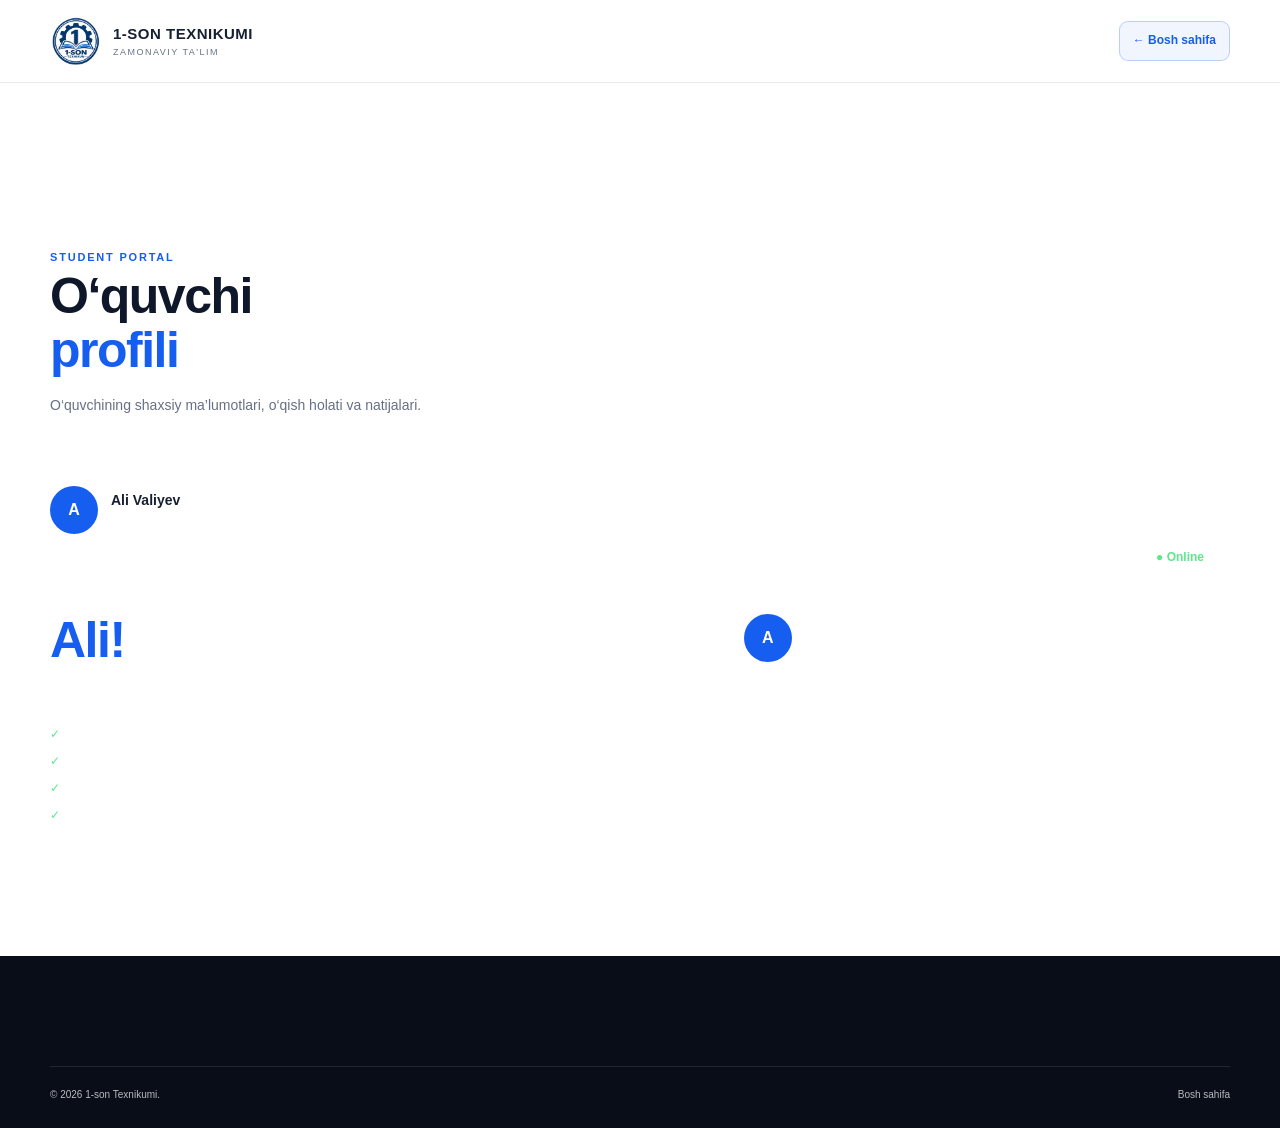
<file: texnikum/pages/student-profile.html>
<!DOCTYPE html> <html lang="uz"> <head>
<meta charset="UTF-8">
<meta name="viewport"
      content="width=device-width, initial-scale=1.0">

<title>O‘quvchi profili | 1-son Texnikumi</title>

<link rel="stylesheet"
      href="../css/style.css">

</head> <body> <header class="header">
<div class="container navbar">

    <a href="../index.html" class="logo" aria-label="1-son Texnikumi bosh sahifa">
        <img src="../assets/image/logo.png" alt="1-son Texnikumi logotipi" width="52" height="52">
        <div class="logo-text">
            <strong>1-SON TEXNIKUMI</strong>
            <span>ZAMONAVIY TA'LIM</span>
        </div>
    </a>

    <a href="../index.html"
       class="student-login">

        ← Bosh sahifa

    </a>

</div>

</header> <main> <section class="section" style="padding-top:160px;"> <div class="container">
<div class="section-heading">

    <span class="section-label">
        Student Portal
    </span>

    <h2>
        O‘quvchi
        <span>profili</span>
    </h2>

    <p>
        O‘quvchining shaxsiy ma’lumotlari,
        o‘qish holati va natijalari.
    </p>

</div>


<div class="portal-wrapper">

    <div class="portal-content">

        <div class="dashboard-user">

            <div class="user-avatar">
                A
            </div>

            <div>

                <strong>
                    Ali Valiyev
                </strong>

                <span>
                    ST-2026-001
                </span>

            </div>

        </div>


        <h2>
            Xush kelibsiz,
            <span>Ali!</span>
        </h2>

        <p>
            Bu sahifada o‘quvchining ta’lim jarayoni,
            baholari va davomat ma’lumotlarini
            ko‘rish mumkin.
        </p>


        <ul class="portal-list">

            <li>
                <span>✓</span>
                Davomat
            </li>

            <li>
                <span>✓</span>
                Baholar
            </li>

            <li>
                <span>✓</span>
                Fanlar
            </li>

            <li>
                <span>✓</span>
                Imtihonlar
            </li>

        </ul>

    </div>


    <div class="portal-dashboard">

        <div class="dashboard-top">

            <span>
                O‘quvchi kabineti
            </span>

            <span class="online">
                ● Online
            </span>

        </div>


        <div class="dashboard-user">

            <div class="user-avatar">
                A
            </div>

            <div>

                <strong>
                    Ali Valiyev
                </strong>

                <span>
                    Dasturiy injiniring
                </span>

            </div>

        </div>


        <div class="dashboard-stats">

            <div>
                <strong>92%</strong>
                <span>Davomat</span>
            </div>

            <div>
                <strong>4.7</strong>
                <span>O‘rtacha baho</span>
            </div>

            <div>
                <strong>12</strong>
                <span>Fanlar</span>
            </div>

        </div>

    </div>

</div>

</div> </section> </main> <footer class="footer"> <div class="container"> <div class="footer-bottom"> <p> © 2026 1-son Texnikumi. </p> <a href="../index.html"> Bosh sahifa </a> </div> </div> </footer> <script src="../js/main.js"></script> </body> </html>
</file>
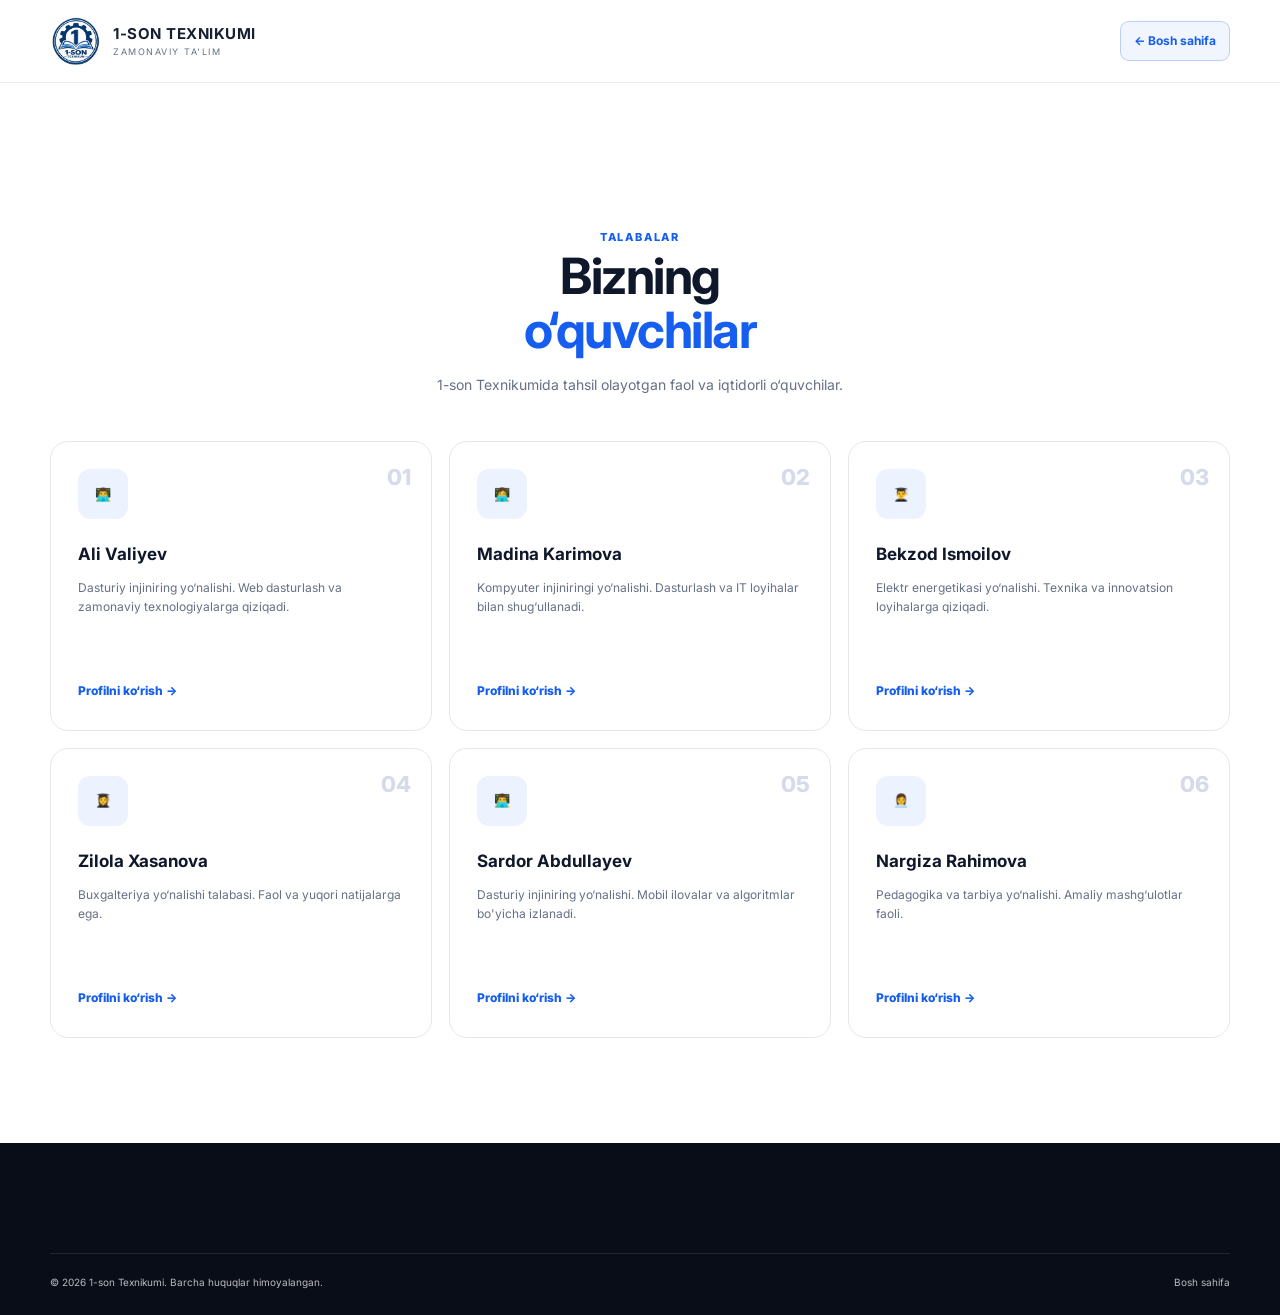
<file: texnikum/pages/students.html>
<!DOCTYPE html>
<html lang="uz">
<head>
    <meta charset="UTF-8">
    <meta name="viewport" content="width=device-width, initial-scale=1.0">
    <title>O‘quvchilar | 1-son Texnikumi</title>
    <link rel="icon" type="image/png" href="../assets/image/logo.png">
    <link rel="preconnect" href="https://fonts.googleapis.com">
    <link rel="preconnect" href="https://fonts.gstatic.com" crossorigin>
    <link href="https://fonts.googleapis.com/css2?family=Inter:wght@400;500;600;700;800&display=swap" rel="stylesheet">
    <link rel="stylesheet" href="../css/style.css">
    <script>
        if (localStorage.getItem("site-theme") === "dark") {
            document.documentElement.classList.add("dark-mode");
        }
    </script>
</head>
<body>

<header class="header">
    <div class="container navbar">
        <a href="../index.html" class="logo" aria-label="1-son Texnikumi bosh sahifa">
            <img src="../assets/image/logo.png" alt="1-son Texnikumi logotipi" width="52" height="52">
            <div class="logo-text">
                <strong>1-SON TEXNIKUMI</strong>
                <span>ZAMONAVIY TA'LIM</span>
            </div>
        </a>

        <a href="../index.html" class="student-login">
            ← Bosh sahifa
        </a>
    </div>
</header>

<main>
    <section class="section" style="padding-top: 140px;">
        <div class="container">
            <div class="section-heading center">
                <span class="section-label">Talabalar</span>
                <h2>Bizning <span>o‘quvchilar</span></h2>
                <p>1-son Texnikumida tahsil olayotgan faol va iqtidorli o‘quvchilar.</p>
            </div>

            <div class="education-grid">
                <article class="education-card">
                    <span class="education-number">01</span>
                    <div class="education-icon">👨‍💻</div>
                    <h3>Ali Valiyev</h3>
                    <p>Dasturiy injiniring yo‘nalishi. Web dasturlash va zamonaviy texnologiyalarga qiziqadi.</p>
                    <a href="student-profile.html">Profilni ko‘rish →</a>
                </article>

                <article class="education-card">
                    <span class="education-number">02</span>
                    <div class="education-icon">👩‍💻</div>
                    <h3>Madina Karimova</h3>
                    <p>Kompyuter injiniringi yo‘nalishi. Dasturlash va IT loyihalar bilan shug‘ullanadi.</p>
                    <a href="student-profile.html">Profilni ko‘rish →</a>
                </article>

                <article class="education-card">
                    <span class="education-number">03</span>
                    <div class="education-icon">👨‍🎓</div>
                    <h3>Bekzod Ismoilov</h3>
                    <p>Elektr energetikasi yo‘nalishi. Texnika va innovatsion loyihalarga qiziqadi.</p>
                    <a href="student-profile.html">Profilni ko‘rish →</a>
                </article>

                <article class="education-card">
                    <span class="education-number">04</span>
                    <div class="education-icon">👩‍🎓</div>
                    <h3>Zilola Xasanova</h3>
                    <p>Buxgalteriya yo‘nalishi talabasi. Faol va yuqori natijalarga ega.</p>
                    <a href="student-profile.html">Profilni ko‘rish →</a>
                </article>

                <article class="education-card">
                    <span class="education-number">05</span>
                    <div class="education-icon">👨‍💻</div>
                    <h3>Sardor Abdullayev</h3>
                    <p>Dasturiy injiniring yo‘nalishi. Mobil ilovalar va algoritmlar bo'yicha izlanadi.</p>
                    <a href="student-profile.html">Profilni ko‘rish →</a>
                </article>

                <article class="education-card">
                    <span class="education-number">06</span>
                    <div class="education-icon">👩‍💼</div>
                    <h3>Nargiza Rahimova</h3>
                    <p>Pedagogika va tarbiya yo‘nalishi. Amaliy mashg‘ulotlar faoli.</p>
                    <a href="student-profile.html">Profilni ko‘rish →</a>
                </article>
            </div>
        </div>
    </section>
</main>

<footer class="footer">
    <div class="container">
        <div class="footer-bottom">
            <p>© 2026 1-son Texnikumi. Barcha huquqlar himoyalangan.</p>
            <div>
                <a href="../index.html">Bosh sahifa</a>
            </div>
        </div>
    </div>
</footer>

<script>
    if (localStorage.getItem("site-theme") === "dark") {
        document.body.classList.add("dark-mode");
    }
</script>
</body>
</html>
</file>
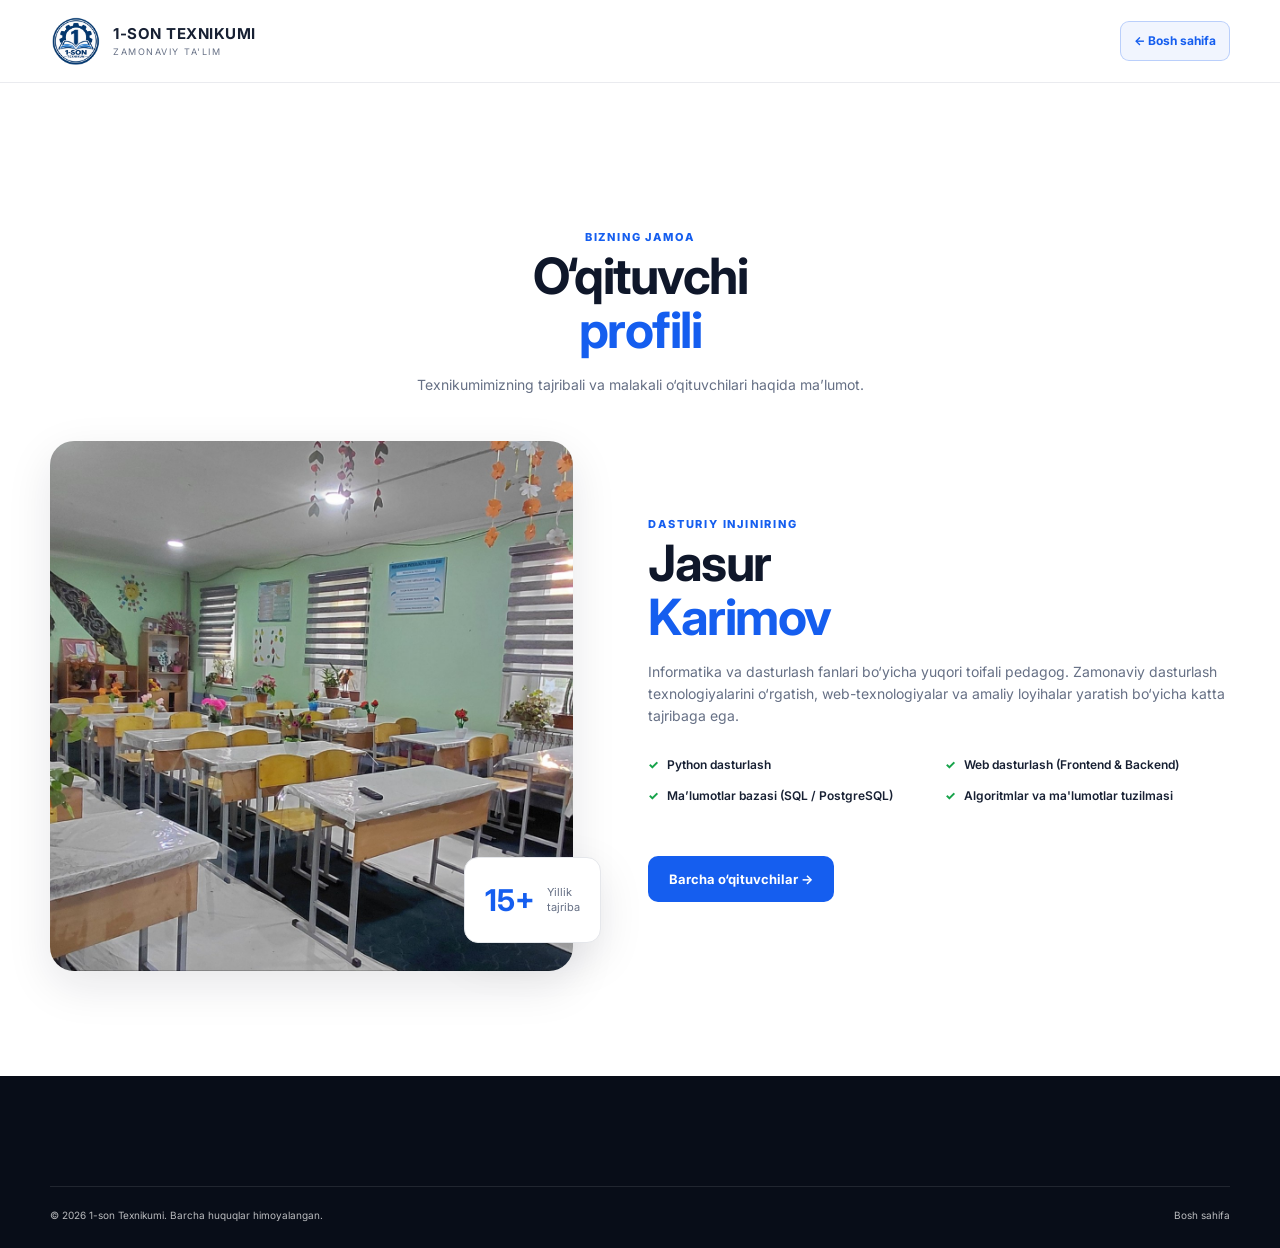
<file: texnikum/pages/teacher-profile.html>
<!DOCTYPE html>
<html lang="uz">
<head>
    <meta charset="UTF-8">
    <meta name="viewport" content="width=device-width, initial-scale=1.0">
    <title>O‘qituvchi profili | 1-son Texnikumi</title>
    <link rel="icon" type="image/png" href="../assets/image/logo.png">
    <link rel="preconnect" href="https://fonts.googleapis.com">
    <link rel="preconnect" href="https://fonts.gstatic.com" crossorigin>
    <link href="https://fonts.googleapis.com/css2?family=Inter:wght@400;500;600;700;800&display=swap" rel="stylesheet">
    <link rel="stylesheet" href="../css/style.css">
</head>
<body>

<header class="header">
    <div class="container navbar">
        <a href="../index.html" class="logo" aria-label="1-son Texnikumi bosh sahifa">
            <img src="../assets/image/logo.png" alt="1-son Texnikumi logotipi" width="52" height="52">
            <div class="logo-text">
                <strong>1-SON TEXNIKUMI</strong>
                <span>ZAMONAVIY TA'LIM</span>
            </div>
        </a>

        <a href="../index.html" class="student-login">
            ← Bosh sahifa
        </a>
    </div>
</header>

<main>
    <section class="section" style="padding-top: 140px;">
        <div class="container">
            <div class="section-heading center">
                <span class="section-label">Bizning jamoa</span>
                <h2>O‘qituvchi <span>profili</span></h2>
                <p>Texnikumimizning tajribali va malakali o‘qituvchilari haqida ma’lumot.</p>
            </div>

            <div class="about-grid">
                <div class="about-image">
                    <img src="../assets/image/sinf.jpg" alt="O‘qituvchi dars jarayonida" loading="lazy">
                    <div class="experience-card">
                        <strong>15+</strong>
                        <span>Yillik<br>tajriba</span>
                    </div>
                </div>

                <div class="about-content">
                    <span class="section-label">Dasturiy injiniring</span>
                    <h2>Jasur <span>Karimov</span></h2>
                    <p>Informatika va dasturlash fanlari bo‘yicha yuqori toifali pedagog. Zamonaviy dasturlash texnologiyalarini o‘rgatish, web-texnologiyalar va amaliy loyihalar yaratish bo‘yicha katta tajribaga ega.</p>

                    <div class="about-features">
                        <div class="feature"><span class="feature-icon">✓</span> Python dasturlash</div>
                        <div class="feature"><span class="feature-icon">✓</span> Web dasturlash (Frontend & Backend)</div>
                        <div class="feature"><span class="feature-icon">✓</span> Ma’lumotlar bazasi (SQL / PostgreSQL)</div>
                        <div class="feature"><span class="feature-icon">✓</span> Algoritmlar va ma'lumotlar tuzilmasi</div>
                    </div>

                    <a href="teachers.html" class="btn btn-primary" style="margin-top: 24px;">
                        Barcha o‘qituvchilar →
                    </a>
                </div>
            </div>
        </div>
    </section>
</main>

<footer class="footer">
    <div class="container">
        <div class="footer-bottom">
            <p>© 2026 1-son Texnikumi. Barcha huquqlar himoyalangan.</p>
            <div>
                <a href="../index.html">Bosh sahifa</a>
            </div>
        </div>
    </div>
</footer>

</body>
</html>
</file>
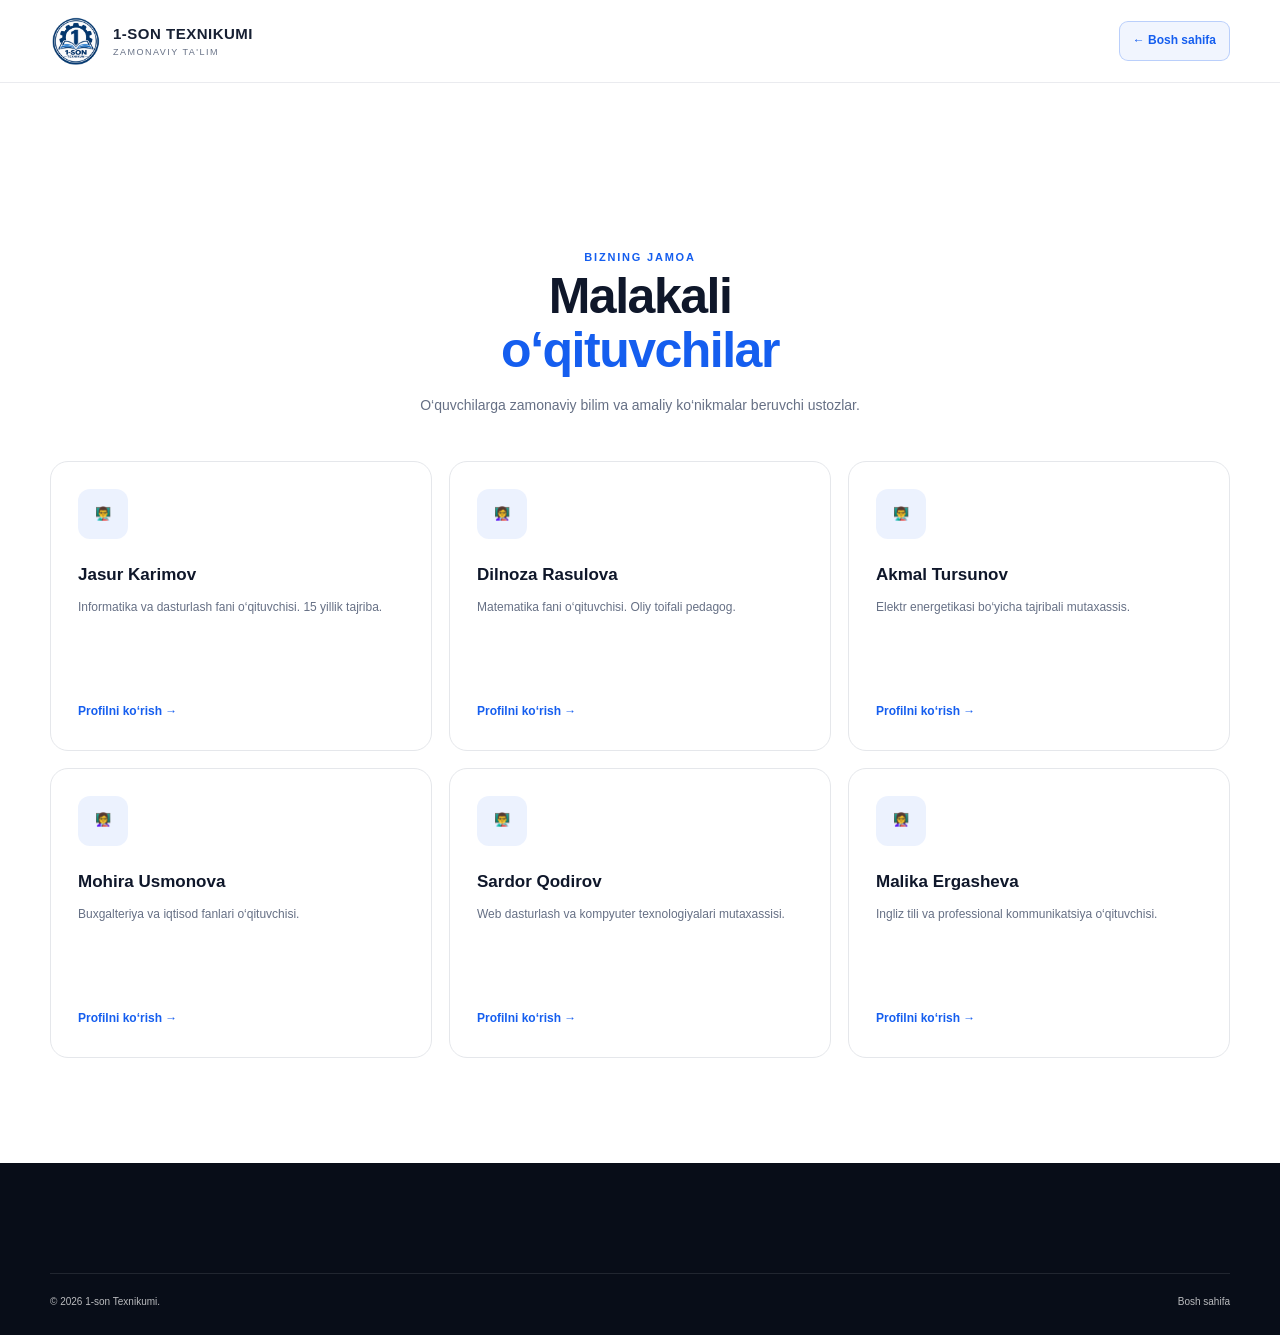
<file: texnikum/pages/teachers.html>
<!DOCTYPE html> <html lang="uz"> <head> <meta charset="UTF-8"> <meta name="viewport" content="width=device-width, initial-scale=1.0"> <title>O‘qituvchilar | 1-son Texnikumi</title> <link rel="stylesheet" href="../css/style.css"> </head> <body> <header class="header"> <div class="container navbar">
    <a href="../index.html" class="logo" aria-label="1-son Texnikumi bosh sahifa">
        <img src="../assets/image/logo.png" alt="1-son Texnikumi logotipi" width="52" height="52">
        <div class="logo-text">
            <strong>1-SON TEXNIKUMI</strong>
            <span>ZAMONAVIY TA'LIM</span>
        </div>
    </a>

    <a href="../index.html" class="student-login">
        ← Bosh sahifa
    </a>

</div>

</header> <main> <section class="section" style="padding-top:160px;"> <div class="container">
<div class="section-heading center">

    <span class="section-label">
        Bizning jamoa
    </span>

    <h2>
        Malakali
        <span>o‘qituvchilar</span>
    </h2>

    <p>
        O‘quvchilarga zamonaviy bilim va
        amaliy ko‘nikmalar beruvchi ustozlar.
    </p>

</div>


<div class="education-grid">

    <article class="education-card">

        <div class="education-icon">👨‍🏫</div>

        <h3>
            Jasur Karimov
        </h3>

        <p>
            Informatika va dasturlash fani
            o‘qituvchisi. 15 yillik tajriba.
        </p>

        <a href="teacher-profile.html">
            Profilni ko‘rish →
        </a>

    </article>


    <article class="education-card">

        <div class="education-icon">👩‍🏫</div>

        <h3>
            Dilnoza Rasulova
        </h3>

        <p>
            Matematika fani o‘qituvchisi.
            Oliy toifali pedagog.
        </p>

        <a href="teacher-profile.html">
            Profilni ko‘rish →
        </a>

    </article>


    <article class="education-card">

        <div class="education-icon">👨‍🏫</div>

        <h3>
            Akmal Tursunov
        </h3>

        <p>
            Elektr energetikasi bo‘yicha
            tajribali mutaxassis.
        </p>

        <a href="teacher-profile.html">
            Profilni ko‘rish →
        </a>

    </article>


    <article class="education-card">

        <div class="education-icon">👩‍🏫</div>

        <h3>
            Mohira Usmonova
        </h3>

        <p>
            Buxgalteriya va iqtisod fanlari
            o‘qituvchisi.
        </p>

        <a href="teacher-profile.html">
            Profilni ko‘rish →
        </a>

    </article>


    <article class="education-card">

        <div class="education-icon">👨‍🏫</div>

        <h3>
            Sardor Qodirov
        </h3>

        <p>
            Web dasturlash va kompyuter
            texnologiyalari mutaxassisi.
        </p>

        <a href="teacher-profile.html">
            Profilni ko‘rish →
        </a>

    </article>


    <article class="education-card">

        <div class="education-icon">👩‍🏫</div>

        <h3>
            Malika Ergasheva
        </h3>

        <p>
            Ingliz tili va professional
            kommunikatsiya o‘qituvchisi.
        </p>

        <a href="teacher-profile.html">
            Profilni ko‘rish →
        </a>

    </article>

</div>

</div> </section> </main> <footer class="footer"> <div class="container">
    <div class="footer-bottom">
        <p>© 2026 1-son Texnikumi.</p>

        <div>
            <a href="../index.html">Bosh sahifa</a>
        </div>
    </div>

</div>

</footer> <script src="../js/main.js"></script> </body> </html>
</file>
<file: texnikum/css/about.css>
/* =========================================================
   # 1. UMUMIY SOZLAMALAR
   ========================================================= */

/* # Barcha elementlarda o'lchamni to'g'ri hisoblash */
* {
    margin: 0;
    padding: 0;
    box-sizing: border-box;
}


/* # Sahifaning asosiy ko'rinishi */
html {
    scroll-behavior: smooth;
}


/* # Body uchun asosiy sozlamalar */
body {
    font-family: Arial, Helvetica, sans-serif;
    background: #f8fafc;
    color: #172033;
    line-height: 1.6;
}


/* # Rasmlar konteynerdan chiqib ketmasligi */
img {
    max-width: 100%;
    display: block;
}


/* # Havolalardagi tagchiziqni olib tashlash */
a {
    text-decoration: none;
    color: inherit;
}


/* # Tugmalar uchun qo'lcha */
button,
a {
    cursor: pointer;
}



/* =========================================================
   # 2. ASOSIY KONTEYNER
   ========================================================= */

.container {
    width: 90%;
    max-width: 1200px;
    margin: 0 auto;
}



/* =========================================================
   # 3. HEADER — SAYTNING YUQORI QISMI
   ========================================================= */

.header {
    position: fixed;
    top: 0;
    left: 0;
    width: 100%;
    z-index: 1000;

    background: rgba(255, 255, 255, 0.95);
    border-bottom: 1px solid #e5e7eb;

    backdrop-filter: blur(12px);
}


/* # Header ichidagi menyu */
.navbar {
    min-height: 80px;

    display: flex;
    align-items: center;
    justify-content: space-between;

    gap: 20px;
}



/* =========================================================
   # 4. LOGO
   ========================================================= */

.logo {
    display: flex;
    align-items: center;
    gap: 12px;

    transition: 0.3s ease;
}


/* # Logo ustiga sichqoncha kelganda */
.logo:hover {
    transform: translateY(-2px);
}


/* # Logo rasmi joylashadigan qism */
.logo-icon {
    width: 48px;
    height: 48px;

    display: flex;
    align-items: center;
    justify-content: center;

    overflow: hidden;
}


/* # Logo rasmining o'zi */
.logo-icon img {
    width: 100%;
    height: 100%;

    object-fit: contain;
}


/* # Logo yonidagi yozuv */
.logo-text {
    display: flex;
    flex-direction: column;
}


/* # Texnikum nomi */
.logo-text strong {
    font-size: 16px;
    line-height: 1.2;

    color: #0f3d7a;
    letter-spacing: 0.5px;
}


/* # Logo tagidagi yozuv */
.logo-text span {
    margin-top: 3px;

    font-size: 9px;
    font-weight: 700;

    color: #64748b;
    letter-spacing: 1.5px;
}



/* =========================================================
   # 5. BOSH SAHIFA TUGMASI
   ========================================================= */

.student-login {
    padding: 10px 18px;

    border: 1px solid #dbe3ef;
    border-radius: 10px;

    color: #0f3d7a;
    font-size: 14px;
    font-weight: 600;

    transition: 0.3s ease;
}


/* # Tugma ustiga kelganda */
.student-login:hover {
    background: #0f3d7a;
    color: white;
    border-color: #0f3d7a;

    transform: translateY(-2px);
}



/* =========================================================
   # 6. UMUMIY SECTION
   ========================================================= */

.section {
    padding: 100px 0;
}


/* # Birinchi section header ostidan boshlanishi */
.about-hero {
    padding-top: 160px;
    background: #ffffff;
}



/* =========================================================
   # 7. BO'LIM NOMI
   ========================================================= */

.section-label {
    display: inline-block;

    margin-bottom: 14px;

    font-size: 12px;
    font-weight: 800;

    color: #1677ff;

    letter-spacing: 2px;
    text-transform: uppercase;
}


/* # Markazdagi bo'lim sarlavhasi */
.center {
    text-align: center;
}



/* =========================================================
   # 8. BIZ HAQIMIZDA
   ========================================================= */

.about-grid {
    display: grid;

    grid-template-columns: 1fr 1fr;

    align-items: center;

    gap: 70px;
}



/* # Rasm joylashadigan blok */
.about-image {
    position: relative;
}


/* # Asosiy rasm */
.about-image > img {
    width: 100%;
    height: 520px;

    object-fit: cover;

    border-radius: 24px;

    box-shadow:
        0 25px 60px rgba(15, 61, 122, 0.15);
}


/* # Tajriba kartasi */
.experience-card {
    position: absolute;

    right: -25px;
    bottom: 30px;

    display: flex;
    align-items: center;
    gap: 12px;

    padding: 18px 24px;

    background: white;

    border-radius: 16px;

    box-shadow:
        0 15px 40px rgba(0, 0, 0, 0.12);
}


/* # 25 raqami */
.experience-card strong {
    font-size: 42px;
    line-height: 1;

    color: #0f3d7a;
}


/* # Tajriba yozuvi */
.experience-card span {
    color: #64748b;

    font-size: 13px;
    font-weight: 600;
}



/* =========================================================
   # 9. BIZ HAQIMIZDA MATNI
   ========================================================= */

.about-content h1 {
    margin-bottom: 22px;

    font-size: clamp(36px, 5vw, 58px);

    line-height: 1.1;

    color: #111827;
}


/* # Rangli sarlavha qismi */
.about-content h1 span,
.about-content h2 span,
.mission-content h2 span,
.cta-box h2 span {
    color: #1677ff;
}


/* # Matn */
.about-content p {
    margin-bottom: 16px;

    max-width: 600px;

    color: #64748b;

    font-size: 16px;
}



/* =========================================================
   # 10. AFZALLIKLAR
   ========================================================= */

.about-features {
    display: grid;

    grid-template-columns: 1fr 1fr;

    gap: 15px;

    margin: 30px 0;
}


/* # Bitta afzallik */
.feature {
    display: flex;
    align-items: center;

    gap: 10px;

    color: #334155;

    font-size: 14px;
    font-weight: 600;
}


/* # ✓ belgisi */
.feature-icon {
    width: 26px;
    height: 26px;

    display: flex;
    align-items: center;
    justify-content: center;

    flex-shrink: 0;

    background: #e8f2ff;

    color: #1677ff;

    border-radius: 50%;

    font-weight: 800;
}



/* =========================================================
   # 11. TUGMALAR
   ========================================================= */

.btn {
    display: inline-flex;

    align-items: center;
    justify-content: center;

    gap: 8px;

    padding: 14px 24px;

    border-radius: 12px;

    font-size: 14px;
    font-weight: 700;

    transition: all 0.3s ease;
}


/* # Asosiy ko'k tugma */
.btn-primary {
    background: #1677ff;
    color: white;

    box-shadow:
        0 10px 25px rgba(22, 119, 255, 0.2);
}


/* # Asosiy tugma hover */
.btn-primary:hover {
    background: #0f5dcc;

    transform: translateY(-3px);

    box-shadow:
        0 15px 30px rgba(22, 119, 255, 0.3);
}


/* # Chegarali tugma */
.btn-outline {
    border: 1px solid #cbd5e1;
    color: #0f3d7a;

    background: white;
}


/* # Chegarali tugma hover */
.btn-outline:hover {
    border-color: #1677ff;

    background: #f0f7ff;

    transform: translateY(-3px);
}



/* =========================================================
   # 12. STATISTIKA
   ========================================================= */

.statistics {
    background: #0f3d7a;
}


/* # Statistikalar grid */
.stats-grid {
    display: grid;

    grid-template-columns: repeat(4, 1fr);

    gap: 20px;
}


/* # Bitta statistika */
.stat-card {
    padding: 35px 20px;

    text-align: center;

    border: 1px solid rgba(255, 255, 255, 0.15);

    border-radius: 18px;

    background: rgba(255, 255, 255, 0.06);

    transition: 0.3s ease;
}


/* # Statistika hover */
.stat-card:hover {
    transform: translateY(-6px);

    background: rgba(255, 255, 255, 0.1);
}


/* # Katta raqam */
.stat-card strong {
    display: block;

    margin-bottom: 8px;

    font-size: 40px;

    color: white;
}


/* # Statistika nomi */
.stat-card span {
    color: #dbeafe;

    font-size: 14px;
}



/* =========================================================
   # 13. QADRIYATLAR BO'LIMI
   ========================================================= */

.education {
    background: #f8fafc;
}


/* # Bo'lim sarlavhasi */
.section-heading {
    max-width: 700px;

    margin: 0 auto 50px;
}


.section-heading h2 {
    margin-bottom: 15px;

    font-size: clamp(32px, 4vw, 48px);

    line-height: 1.15;

    color: #111827;
}


.section-heading p {
    color: #64748b;

    font-size: 16px;
}



/* =========================================================
   # 14. QADRIYAT KARTALARI
   ========================================================= */

.education-grid {
    display: grid;

    grid-template-columns: repeat(4, 1fr);

    gap: 20px;
}


/* # Bitta karta */
.education-card {
    padding: 30px 25px;

    background: white;

    border: 1px solid #e5e7eb;

    border-radius: 18px;

    transition: all 0.3s ease;
}


/* # Karta hover */
.education-card:hover {
    transform: translateY(-8px);

    border-color: #bcd8ff;

    box-shadow:
        0 20px 45px rgba(15, 61, 122, 0.1);
}


/* # Karta ikonkasi */
.education-icon {
    width: 55px;
    height: 55px;

    display: flex;
    align-items: center;
    justify-content: center;

    margin-bottom: 20px;

    background: #eef6ff;

    border-radius: 14px;

    font-size: 25px;
}


/* # Karta sarlavhasi */
.education-card h3 {
    margin-bottom: 10px;

    color: #172033;

    font-size: 19px;
}


/* # Karta matni */
.education-card p {
    color: #64748b;

    font-size: 14px;
}



/* =========================================================
   # 15. MAQSAD BO'LIMI
   ========================================================= */

.mission {
    background: white;
}


.mission-grid {
    display: grid;

    grid-template-columns: 1fr 1fr;

    align-items: center;

    gap: 70px;
}


/* # Maqsad sarlavhasi */
.mission-content h2 {
    margin-bottom: 20px;

    font-size: clamp(34px, 4vw, 48px);

    line-height: 1.15;

    color: #111827;
}


/* # Maqsad matni */
.mission-content p {
    margin-bottom: 16px;

    color: #64748b;

    font-size: 16px;
}



/* =========================================================
   # 16. MAQSAD KARTASI
   ========================================================= */

.mission-box {
    padding: 30px;

    background: #f8fafc;

    border: 1px solid #e2e8f0;

    border-radius: 22px;
}


/* # Bitta maqsad */
.mission-item {
    display: flex;

    gap: 20px;

    padding: 22px 0;

    border-bottom: 1px solid #e2e8f0;
}


/* # Oxirgi elementda chiziq bo'lmasin */
.mission-item:last-child {
    border-bottom: none;
}


/* # 01, 02, 03 raqamlari */
.mission-item > span {
    font-size: 14px;
    font-weight: 800;

    color: #1677ff;
}


/* # Maqsad nomi */
.mission-item h3 {
    margin-bottom: 5px;

    color: #172033;
}


/* # Maqsad izohi */
.mission-item p {
    color: #64748b;

    font-size: 14px;
}



/* =========================================================
   # 17. O'QUVCHILAR UCHUN IMKONIYATLAR
   ========================================================= */

.advantages {
    background: #f8fafc;
}


.advantages-grid {
    display: grid;

    grid-template-columns: repeat(4, 1fr);

    gap: 20px;
}


/* # Imkoniyat kartasi */
.advantage-card {
    position: relative;

    padding: 30px;

    min-height: 230px;

    background: white;

    border: 1px solid #e5e7eb;

    border-radius: 18px;

    overflow: hidden;

    transition: 0.3s ease;
}


/* # Karta hover */
.advantage-card:hover {
    transform: translateY(-7px);

    box-shadow:
        0 20px 45px rgba(15, 61, 122, 0.1);
}


/* # Katta raqam */
.advantage-card > span {
    display: block;

    margin-bottom: 20px;

    color: #1677ff;

    font-size: 14px;
    font-weight: 800;
}


/* # Sarlavha */
.advantage-card h3 {
    margin-bottom: 10px;

    color: #172033;

    font-size: 19px;
}


/* # Matn */
.advantage-card p {
    color: #64748b;

    font-size: 14px;
}



/* =========================================================
   # 18. CTA — YO'NALISH TANLASH BO'LIMI
   ========================================================= */

.cta {
    background: white;
}


.cta-box {
    padding: 70px 40px;

    text-align: center;

    background: #0f3d7a;

    border-radius: 28px;

    overflow: hidden;

    position: relative;
}


/* # CTA sarlavhasi */
.cta-box h2 {
    margin-bottom: 20px;

    font-size: clamp(34px, 4vw, 50px);

    line-height: 1.15;

    color: white;
}


/* # CTA ichidagi rangli so'z */
.cta-box h2 span {
    color: #60a5fa;
}


/* # CTA matni */
.cta-box p {
    max-width: 650px;

    margin: 0 auto 30px;

    color: #dbeafe;

    font-size: 16px;
}


/* # CTA tugmalari */
.cta-buttons {
    display: flex;

    justify-content: center;

    gap: 12px;

    flex-wrap: wrap;
}



/* =========================================================
   # 19. FOOTER
   ========================================================= */

.footer {
    background: #0b1f3a;

    color: white;
}


/* # Footer yuqori qismi */
.footer-content {
    display: flex;

    align-items: center;
    justify-content: space-between;

    gap: 30px;

    padding: 45px 0;
}


/* # Footer logo */
.footer-brand {
    display: flex;

    align-items: center;

    gap: 12px;
}


/* # Footer logosi */
.footer-brand .logo-icon {
    width: 45px;
    height: 45px;
}


/* # Footer nomi */
.footer-brand strong {
    display: block;

    font-size: 15px;
}


/* # Footer tagidagi yozuv */
.footer-brand span {
    display: block;

    margin-top: 3px;

    color: #94a3b8;

    font-size: 9px;

    letter-spacing: 1.5px;
}


/* # Footer linklari */
.footer-links {
    display: flex;

    gap: 25px;
}


.footer-links a {
    color: #cbd5e1;

    font-size: 14px;

    transition: 0.3s ease;
}


.footer-links a:hover {
    color: white;
}



/* =========================================================
   # 20. FOOTER PASTKI QISMI
   ========================================================= */

.footer-bottom {
    display: flex;

    align-items: center;
    justify-content: space-between;

    gap: 20px;

    padding: 20px 0;

    border-top: 1px solid rgba(255, 255, 255, 0.1);
}


.footer-bottom p {
    color: #94a3b8;

    font-size: 13px;
}



/* =========================================================
   # 21. ANIMATSIYA
   ========================================================= */

@keyframes fadeUp {

    from {
        opacity: 0;
        transform: translateY(20px);
    }

    to {
        opacity: 1;
        transform: translateY(0);
    }

}


/* # Asosiy kontentga yumshoq kirish */
.about-content,
.about-image {
    animation: fadeUp 0.8s ease both;
}



/* =========================================================
   # 22. PLANCHET UCHUN
   ========================================================= */

@media (max-width: 1000px) {

    .education-grid,
    .advantages-grid {
        grid-template-columns: repeat(2, 1fr);
    }


    .stats-grid {
        grid-template-columns: repeat(2, 1fr);
    }


    .about-grid,
    .mission-grid {
        grid-template-columns: 1fr;

        gap: 50px;
    }


    .about-image > img {
        height: 450px;
    }


    .experience-card {
        right: 20px;
    }

}



/* =========================================================
   # 23. TELEFON UCHUN
   ========================================================= */

@media (max-width: 650px) {

    /* # Asosiy konteyner */
    .container {
        width: 92%;
    }


    /* # Header */
    .navbar {
        min-height: 70px;
    }


    /* # Logo */
    .logo-icon {
        width: 40px;
        height: 40px;
    }


    .logo-text strong {
        font-size: 13px;
    }


    .logo-text span {
        font-size: 7px;
    }


    /* # Bosh sahifa tugmasi */
    .student-login {
        padding: 8px 12px;

        font-size: 12px;
    }


    /* # Section */
    .section {
        padding: 70px 0;
    }


    .about-hero {
        padding-top: 120px;
    }


    /* # Rasm */
    .about-image > img {
        height: 330px;

        border-radius: 18px;
    }


    /* # Tajriba kartasi */
    .experience-card {
        right: 10px;
        bottom: 15px;

        padding: 12px 16px;
    }


    .experience-card strong {
        font-size: 30px;
    }


    .experience-card span {
        font-size: 11px;
    }


    /* # Afzalliklar */
    .about-features {
        grid-template-columns: 1fr;
    }


    /* # Statistikalar */
    .stats-grid {
        grid-template-columns: 1fr 1fr;
    }


    .stat-card {
        padding: 25px 10px;
    }


    .stat-card strong {
        font-size: 30px;
    }


    .stat-card span {
        font-size: 12px;
    }


    /* # Qadriyatlar */
    .education-grid,
    .advantages-grid {
        grid-template-columns: 1fr;
    }


    /* # Maqsad */
    .mission-box {
        padding: 20px;
    }


    /* # CTA */
    .cta-box {
        padding: 45px 20px;

        border-radius: 20px;
    }


    /* # Footer */
    .footer-content {
        flex-direction: column;

        align-items: flex-start;
    }


    .footer-links {
        flex-direction: column;

        gap: 12px;
    }


    .footer-bottom {
        flex-direction: column;

        align-items: flex-start;
    }

}



/* =========================================================
   # 24. JUDA KICHIK TELEFONLAR
   ========================================================= */

@media (max-width: 400px) {

    .logo-text {
        display: none;
    }


    .student-login {
        font-size: 11px;
    }


    .stats-grid {
        grid-template-columns: 1fr;
    }


    .about-content h1 {
        font-size: 34px;
    }

}
</file>
<file: texnikum/css/style.css>
/* =========================================================
   1-SON TEXNIKUMI — ASOSIY CSS
   HTML alohida, CSS alohida
========================================================= */

* {
    margin: 0;
    padding: 0;
    box-sizing: border-box;
}

:root {
    --primary: #155eef;
    --primary-dark: #0b4dcc;
    --secondary: #0f172a;
    --text: #172033;
    --muted: #667085;
    --white: #ffffff;
    --light: #f6f8fc;
    --border: #e5e7eb;
    --success: #16a34a;
    --shadow: 0 15px 45px rgba(15, 23, 42, .10);
    --radius: 18px;
}

html {
    scroll-behavior: smooth;
}

body {
    font-family: "Inter", Arial, sans-serif;
    color: var(--text);
    background: var(--white);
    line-height: 1.6;
    overflow-x: hidden;
}

html.dark-mode,
html.dark-mode body,
body.dark-mode {
    --secondary: #f8fafc;
    --text: #e5e7eb;
    --muted: #aab4c3;
    --white: #0f172a;
    --light: #111827;
    --border: #263244;
    background: #0b1120;
}

img {
    display: block;
    width: 100%;
}

a {
    color: inherit;
    text-decoration: none;
}

button,
input,
textarea {
    font: inherit;
}

button {
    cursor: pointer;
}

.container {
    width: min(1180px, calc(100% - 40px));
    margin: 0 auto;
}

/* =========================================================
   HEADER
========================================================= */

.header {
    position: sticky;
    top: 0;
    z-index: 1000;
    background: rgba(255, 255, 255, .94);
    border-bottom: 1px solid rgba(229, 231, 235, .8);
    backdrop-filter: blur(15px);
}

.dark-mode .header {
    background: rgba(11, 17, 32, .94);
    border-color: var(--border);
}

.navbar {
    position: relative;
    min-height: 82px;
    display: flex;
    align-items: center;
    justify-content: space-between;
    gap: 22px;
}

.logo {
    display: inline-flex;
    align-items: center;
    gap: 11px;
    flex-shrink: 0;
}

.logo img {
    width: 52px;
    height: 52px;
    object-fit: contain;
    border-radius: 12px;
}

.logo-text {
    display: flex;
    flex-direction: column;
    line-height: 1.15;
}

.logo-text strong {
    font-size: 15px;
    letter-spacing: .5px;
}

.logo-text span {
    margin-top: 5px;
    color: var(--muted);
    font-size: 9px;
    letter-spacing: 1.5px;
}

.navigation {
    display: flex;
    align-items: center;
    gap: 5px;
}

.nav-link {
    padding: 9px 11px;
    border-radius: 9px;
    color: var(--muted);
    font-size: 13px;
    font-weight: 600;
    transition: .2s ease;
}

.nav-link:hover,
.nav-link.active {
    color: var(--primary);
    background: rgba(21, 94, 239, .08);
}

.header-actions {
    display: flex;
    align-items: center;
    gap: 9px;
}

.student-login,
.login-button {
    display: inline-flex;
    align-items: center;
    justify-content: center;
    min-height: 40px;
    padding: 0 13px;
    border-radius: 9px;
    font-size: 12px;
    font-weight: 700;
    white-space: nowrap;
    transition: .2s ease;
}

/* KIRISH TUGMASI */
.login-button {
    color: var(--white);
    background: var(--primary);
    border: 1px solid var(--primary);
}

.login-button:hover {
    background: var(--primary-dark);
    transform: translateY(-1px);
    box-shadow: 0 7px 18px rgba(21, 94, 239, .22);
}

.student-login {
    color: var(--primary);
    border: 1px solid rgba(21, 94, 239, .25);
    background: rgba(21, 94, 239, .06);
}

.student-login:hover {
    background: rgba(21, 94, 239, .12);
}

.site-tools {
    display: flex;
    align-items: center;
    gap: 5px;
}

.site-tools button,
.menu-button {
    border: 0;
    background: transparent;
    color: var(--text);
    cursor: pointer;
    font: inherit;
}

.search-button,
.theme-button {
    padding: 8px 9px;
    border-radius: 8px;
    font-size: 12px;
    font-weight: 600;
}

.search-button:hover,
.theme-button:hover {
    background: var(--light);
    color: var(--primary);
}

.menu-button {
    display: none;
    width: 40px;
    height: 40px;
    padding: 8px;
    border-radius: 8px;
}

.menu-button span {
    display: block;
    width: 23px;
    height: 2px;
    margin: 4px auto;
    background: currentColor;
    border-radius: 2px;
}

.search-box {
    display: none;
    position: absolute;
    top: 75px;
    right: 20px;
    z-index: 1001;
    padding: 12px;
    background: var(--white);
    border: 1px solid var(--border);
    border-radius: 12px;
    box-shadow: var(--shadow);
}

.search-box.show {
    display: block;
}

.search-box input {
    width: 280px;
    max-width: 70vw;
    padding: 11px 14px;
    color: var(--text);
    background: var(--white);
    border: 1px solid var(--border);
    border-radius: 8px;
    outline: none;
}

.search-box input:focus {
    border-color: var(--primary);
}

/* =========================================================
   HERO
========================================================= */

.hero {
    position: relative;
    min-height: 680px;
    display: flex;
    align-items: center;
    overflow: hidden;
    background: linear-gradient(135deg, #f8fbff 0%, #eef4ff 100%);
}

.dark-mode .hero {
    background: #0f172a;
}

.hero-grid {
    position: absolute;
    inset: 0;
    opacity: .5;
    background-image:
        linear-gradient(rgba(21, 94, 239, .06) 1px, transparent 1px),
        linear-gradient(90deg, rgba(21, 94, 239, .06) 1px, transparent 1px);
    background-size: 55px 55px;
}

.hero-circle {
    position: absolute;
    border-radius: 50%;
    filter: blur(2px);
    pointer-events: none;
}

.circle-one {
    width: 330px;
    height: 330px;
    right: -130px;
    top: -80px;
    background: rgba(21, 94, 239, .10);
}

.circle-two {
    width: 220px;
    height: 220px;
    left: -80px;
    bottom: -70px;
    background: rgba(21, 94, 239, .08);
}

.hero-content {
    position: relative;
    z-index: 2;
    display: grid;
    grid-template-columns: 1fr .9fr;
    align-items: center;
    gap: 70px;
    padding: 85px 0;
}

.hero-badge {
    display: inline-flex;
    align-items: center;
    gap: 8px;
    margin-bottom: 20px;
    padding: 8px 12px;
    border-radius: 999px;
    color: var(--primary);
    background: rgba(21, 94, 239, .08);
    font-size: 12px;
    font-weight: 700;
}

.badge-dot {
    width: 7px;
    height: 7px;
    border-radius: 50%;
    background: var(--success);
    box-shadow: 0 0 0 5px rgba(22, 163, 74, .10);
}

.hero h1 {
    max-width: 700px;
    margin-bottom: 22px;
    color: var(--secondary);
    font-size: clamp(42px, 6vw, 76px);
    line-height: 1.02;
    letter-spacing: -2.8px;
}

.hero h1 span,
.section-heading h2 span,
.about-content h2 span,
.admission-content h2 span,
.portal-content h2 span,
.contact-info h2 span {
    display: block;
    color: var(--primary);
}

.hero-text > p {
    max-width: 600px;
    margin-bottom: 28px;
    color: var(--muted);
    font-size: 16px;
}

.hero-buttons,
.admission-actions,
.portal-buttons {
    display: flex;
    align-items: center;
    flex-wrap: wrap;
    gap: 11px;
}

.btn {
    display: inline-flex;
    align-items: center;
    justify-content: center;
    min-height: 46px;
    padding: 0 20px;
    border: 1px solid transparent;
    border-radius: 10px;
    font-size: 13px;
    font-weight: 700;
    transition: .22s ease;
}

.btn:hover {
    transform: translateY(-2px);
}

.btn-primary {
    color: #fff;
    background: var(--primary);
}

.btn-primary:hover {
    background: var(--primary-dark);
    box-shadow: 0 10px 24px rgba(21, 94, 239, .20);
}

.btn-secondary {
    color: var(--text);
    background: var(--white);
    border-color: var(--border);
}

.btn-secondary:hover {
    border-color: var(--primary);
    color: var(--primary);
}

.hero-info {
    display: flex;
    align-items: center;
    gap: 22px;
    margin-top: 45px;
}

.hero-info-item {
    display: flex;
    flex-direction: column;
}

.hero-info-item strong {
    color: var(--secondary);
    font-size: 22px;
}

.hero-info-item span {
    color: var(--muted);
    font-size: 11px;
}

.hero-info-line {
    width: 1px;
    height: 35px;
    background: var(--border);
}

.hero-visual {
    position: relative;
}

.hero-image-card {
    position: relative;
    overflow: hidden;
    border-radius: 28px;
    box-shadow: 0 30px 70px rgba(15, 23, 42, .20);
    transform: rotate(1deg);
}

.hero-image-card img {
    height: 520px;
    object-fit: cover;
}

.hero-image-overlay {
    position: absolute;
    inset: 0;
    background: linear-gradient(to top, rgba(15, 23, 42, .35), transparent 55%);
}

.floating-card {
    position: absolute;
    z-index: 3;
    padding: 15px 18px;
    background: var(--white);
    border: 1px solid var(--border);
    border-radius: 13px;
    box-shadow: var(--shadow);
}

.floating-card strong,
.floating-card span {
    display: block;
}

.floating-card strong {
    font-size: 19px;
}

.floating-card span {
    color: var(--muted);
    font-size: 10px;
}

.floating-card-top {
    top: 28px;
    left: -35px;
}

.floating-card-bottom {
    right: -25px;
    bottom: 30px;
}

/* =========================================================
   STATISTICS
========================================================= */

.statistics {
    position: relative;
    z-index: 5;
    margin-top: -35px;
}

.statistics-grid {
    display: grid;
    grid-template-columns: repeat(4, 1fr);
    gap: 12px;
}

.stat-card {
    padding: 24px 20px;
    background: var(--white);
    border: 1px solid var(--border);
    border-radius: 15px;
    box-shadow: var(--shadow);
    transition: .2s ease;
}

.stat-card:hover {
    transform: translateY(-4px);
    border-color: rgba(21, 94, 239, .25);
}

.stat-content strong {
    display: block;
    margin-bottom: 3px;
    color: var(--primary);
    font-size: 30px;
}

.stat-content span {
    color: var(--muted);
    font-size: 12px;
}

/* =========================================================
   SECTION
========================================================= */

.section {
    padding: 105px 0;
}

.section-heading {
    max-width: 680px;
    margin-bottom: 45px;
}

.section-heading.center {
    margin-left: auto;
    margin-right: auto;
    text-align: center;
}

.section-label {
    margin-bottom: 12px;
    color: var(--primary);
    font-size: 11px;
    font-weight: 800;
    letter-spacing: 1.8px;
    text-transform: uppercase;
}

.section-label.light {
    color: rgba(255, 255, 255, .72);
}

.section-heading h2,
.about-content h2,
.admission-content h2,
.portal-content h2,
.contact-info h2 {
    margin-bottom: 17px;
    color: var(--secondary);
    font-size: clamp(32px, 4vw, 50px);
    line-height: 1.08;
    letter-spacing: -1.5px;
}

.section-heading p,
.about-content p,
.contact-info > p {
    color: var(--muted);
    font-size: 14px;
}

/* =========================================================
   ABOUT
========================================================= */

.about {
    background: var(--light);
}

.about-grid {
    display: grid;
    grid-template-columns: .9fr 1fr;
    align-items: center;
    gap: 75px;
}

.about-image {
    position: relative;
}

.about-image > img {
    height: 530px;
    object-fit: cover;
    border-radius: 24px;
    box-shadow: var(--shadow);
}

.experience-card {
    position: absolute;
    right: -28px;
    bottom: 28px;
    display: flex;
    align-items: center;
    gap: 12px;
    padding: 18px 20px;
    background: var(--white);
    border: 1px solid var(--border);
    border-radius: 14px;
    box-shadow: var(--shadow);
}

.experience-card strong {
    color: var(--primary);
    font-size: 30px;
}

.experience-card span {
    color: var(--muted);
    font-size: 11px;
    line-height: 1.35;
}

.about-content p {
    margin-bottom: 15px;
}

.about-features {
    display: grid;
    grid-template-columns: repeat(2, 1fr);
    gap: 12px;
    margin: 27px 0;
}

.feature {
    display: flex;
    align-items: center;
    gap: 8px;
    color: var(--text);
    font-size: 12px;
    font-weight: 600;
}

.feature-icon {
    color: var(--success);
    font-weight: 800;
}

.text-button {
    color: var(--primary);
    font-size: 13px;
    font-weight: 800;
}

/* =========================================================
   EDUCATION
========================================================= */

.education-grid {
    display: grid;
    grid-template-columns: repeat(3, 1fr);
    gap: 17px;
}

.education-card {
    position: relative;
    overflow: hidden;
    padding: 27px;
    background: var(--white);
    border: 1px solid var(--border);
    border-radius: var(--radius);
    transition: .25s ease;
}

.education-card:hover {
    transform: translateY(-5px);
    border-color: rgba(21, 94, 239, .25);
    box-shadow: var(--shadow);
}

.education-number {
    position: absolute;
    top: 18px;
    right: 20px;
    color: #d5dbea;
    font-size: 22px;
    font-weight: 800;
}

.education-icon {
    width: 50px;
    height: 50px;
    display: grid;
    place-items: center;
    margin-bottom: 22px;
    border-radius: 12px;
    color: var(--primary);
    background: rgba(21, 94, 239, .08);
    font-size: 13px;
    font-weight: 800;
}

.education-card h3 {
    margin-bottom: 10px;
    color: var(--secondary);
    font-size: 17px;
}

.education-card p {
    min-height: 82px;
    margin-bottom: 17px;
    color: var(--muted);
    font-size: 12px;
}

.education-card > a,
.news-body > a {
    color: var(--primary);
    font-size: 12px;
    font-weight: 800;
}

.center-button {
    margin-top: 35px;
    text-align: center;
}

/* =========================================================
   ADMISSION
========================================================= */

.admission-cta {
    padding: 70px 0;
    background: var(--primary);
}

.admission-content {
    display: flex;
    align-items: center;
    justify-content: space-between;
    gap: 40px;
}

.admission-content h2 {
    color: #fff;
}

.admission-content p {
    max-width: 580px;
    color: rgba(255,255,255,.76);
    font-size: 13px;
}

.btn-white {
    color: var(--primary);
    background: #fff;
}

.btn-outline-white {
    color: #fff;
    border-color: rgba(255,255,255,.5);
    background: transparent;
}

.btn-outline-white:hover {
    background: rgba(255,255,255,.10);
}

/* =========================================================
   NEWS
========================================================= */

.news {
    background: var(--light);
}

.news-grid {
    display: grid;
    grid-template-columns: repeat(3, 1fr);
    gap: 18px;
}

.news-card {
    overflow: hidden;
    background: var(--white);
    border: 1px solid var(--border);
    border-radius: var(--radius);
    transition: .22s ease;
}

.news-card:hover {
    transform: translateY(-4px);
    box-shadow: var(--shadow);
}

.news-image {
    position: relative;
}

.news-image img {
    height: 220px;
    object-fit: cover;
}

.news-category {
    position: absolute;
    left: 14px;
    bottom: 14px;
    padding: 6px 9px;
    color: #fff;
    background: rgba(15, 23, 42, .78);
    border-radius: 6px;
    font-size: 9px;
    font-weight: 800;
}

.news-body {
    padding: 21px;
}

.news-body time {
    color: var(--primary);
    font-size: 10px;
    font-weight: 700;
}

.news-body h3 {
    margin: 8px 0;
    color: var(--secondary);
    font-size: 16px;
    line-height: 1.35;
}

.news-body p {
    margin-bottom: 14px;
    color: var(--muted);
    font-size: 12px;
}

/* =========================================================
   PORTAL
========================================================= */

.portal {
    background: #0f172a;
}

.portal-wrapper {
    display: grid;
    grid-template-columns: 1fr .85fr;
    align-items: center;
    gap: 65px;
}

.portal-content h2 {
    color: #fff;
}

.portal-content > p {
    max-width: 600px;
    margin-bottom: 20px;
    color: rgba(255,255,255,.68);
    font-size: 13px;
}

.portal-list {
    margin: 0 0 25px;
    padding: 0;
    list-style: none;
}

.portal-list li {
    display: flex;
    align-items: center;
    gap: 9px;
    margin-bottom: 8px;
    color: rgba(255,255,255,.85);
    font-size: 12px;
}

.portal-list li span {
    color: #5ee68b;
}

.portal-dashboard {
    padding: 25px;
    color: #fff;
    background: rgba(255,255,255,.07);
    border: 1px solid rgba(255,255,255,.10);
    border-radius: 22px;
}

.dashboard-top,
.dashboard-user,
.dashboard-stats {
    display: flex;
}

.dashboard-top {
    justify-content: space-between;
    padding-bottom: 20px;
    border-bottom: 1px solid rgba(255,255,255,.10);
    font-size: 12px;
    font-weight: 700;
}

.online {
    color: #5ee68b;
}

.dashboard-user {
    align-items: center;
    gap: 13px;
    padding: 25px 0;
}

.user-avatar {
    width: 48px;
    height: 48px;
    display: grid;
    place-items: center;
    border-radius: 50%;
    color: #fff;
    background: var(--primary);
    font-weight: 800;
}

.dashboard-user strong,
.dashboard-user span {
    display: block;
}

.dashboard-user strong {
    font-size: 14px;
}

.dashboard-user span {
    margin-top: 3px;
    color: rgba(255,255,255,.58);
    font-size: 10px;
}

.dashboard-stats {
    gap: 10px;
}

.dashboard-stats > div {
    flex: 1;
    padding: 15px;
    background: rgba(255,255,255,.06);
    border-radius: 11px;
}

.dashboard-stats strong,
.dashboard-stats span {
    display: block;
}

.dashboard-stats strong {
    font-size: 20px;
}

.dashboard-stats span {
    color: rgba(255,255,255,.55);
    font-size: 9px;
}

/* =========================================================
   GALLERY
========================================================= */

.gallery-grid {
    display: grid;
    grid-template-columns: repeat(4, 1fr);
    grid-auto-rows: 190px;
    gap: 12px;
}

.gallery-item {
    position: relative;
    overflow: hidden;
    cursor: pointer;
    border-radius: 14px;
}

.gallery-item img {
    width: 100%;
    height: 100%;
    object-fit: cover;
    transition: transform .3s ease;
}

.gallery-item:hover img {
    transform: scale(1.05);
}

.gallery-large {
    grid-row: span 2;
}

.gallery-overlay {
    position: absolute;
    right: 0;
    bottom: 0;
    left: 0;
    padding: 14px;
    color: #fff;
    background: linear-gradient(transparent, rgba(0,0,0,.65));
    font-size: 11px;
    font-weight: 700;
}

.gallery-lightbox {
    position: fixed;
    inset: 0;
    z-index: 9999;
    display: none;
    align-items: center;
    justify-content: center;
    padding: 20px;
    background: rgba(0,0,0,.88);
}

.gallery-lightbox.show {
    display: flex;
}

.gallery-lightbox img {
    max-width: 92vw;
    max-height: 88vh;
    width: auto;
    object-fit: contain;
    border-radius: 10px;
}

.lightbox-close {
    position: absolute;
    top: 18px;
    right: 24px;
    border: 0;
    background: transparent;
    color: #fff;
    font-size: 38px;
}

/* =========================================================
   CONTACT
========================================================= */

.contact {
    background: var(--light);
}

.contact-grid {
    display: grid;
    grid-template-columns: .85fr 1fr;
    gap: 60px;
}

.contact-list {
    margin-top: 30px;
}

.contact-item {
    display: flex;
    align-items: center;
    gap: 13px;
    margin-bottom: 19px;
}

.contact-icon {
    width: 40px;
    height: 40px;
    display: grid;
    place-items: center;
    flex-shrink: 0;
    border-radius: 10px;
    color: var(--primary);
    background: rgba(21, 94, 239, .08);
    font-size: 12px;
    font-weight: 800;
}

.contact-item strong,
.contact-item span,
.contact-item a {
    display: block;
}

.contact-item strong {
    font-size: 12px;
}

.contact-item span,
.contact-item a {
    margin-top: 2px;
    color: var(--muted);
    font-size: 11px;
}

.contact-item a:hover {
    color: var(--primary);
}

.contact-form-wrapper {
    padding: 30px;
    background: var(--white);
    border: 1px solid var(--border);
    border-radius: 20px;
    box-shadow: var(--shadow);
}

.form-row {
    display: grid;
    grid-template-columns: 1fr 1fr;
    gap: 14px;
}

.form-group {
    margin-bottom: 16px;
}

.form-group label {
    display: block;
    margin-bottom: 7px;
    font-size: 11px;
    font-weight: 700;
}

.form-group input,
.form-group textarea {
    width: 100%;
    padding: 12px 13px;
    color: var(--text);
    background: var(--white);
    border: 1px solid var(--border);
    border-radius: 9px;
    outline: none;
    resize: vertical;
}

.form-group input:focus,
.form-group textarea:focus {
    border-color: var(--primary);
}

#formMessage {
    margin-top: 12px;
    color: var(--primary);
    font-size: 11px;
}

.no-results {
    display: none;
    margin-top: 20px;
    color: var(--muted);
    text-align: center;
}

/* =========================================================
   FOOTER
========================================================= */

.footer {
    padding: 65px 0 25px;
    color: rgba(255,255,255,.72);
    background: #080d18;
}

.footer .logo-text strong {
    color: #fff;
}

.footer .logo-text span {
    color: rgba(255,255,255,.45);
}

.footer-grid {
    display: grid;
    grid-template-columns: 1.5fr 1fr 1fr 1.1fr;
    gap: 40px;
}

.footer-brand > p {
    max-width: 330px;
    margin: 20px 0;
    font-size: 11px;
    line-height: 1.8;
}

.footer-column h3 {
    margin-bottom: 16px;
    color: #fff;
    font-size: 13px;
}

.footer-column > a,
.footer-column > p,
.footer-contact {
    display: block;
    margin-bottom: 9px;
    font-size: 11px;
}

.footer-column a:hover,
.footer-contact:hover {
    color: #fff;
}

.social-links {
    display: flex;
    flex-wrap: wrap;
    gap: 8px;
}

.social-links a {
    padding: 7px 10px;
    border: 1px solid rgba(255,255,255,.12);
    border-radius: 7px;
    font-size: 10px;
}

.footer-bottom {
    display: flex;
    justify-content: space-between;
    gap: 20px;
    margin-top: 45px;
    padding-top: 20px;
    border-top: 1px solid rgba(255,255,255,.10);
    font-size: 10px;
}

.footer-bottom > div {
    display: flex;
    gap: 15px;
}

.footer-bottom a:hover {
    color: #fff;
}

/* =========================================================
   BACK TO TOP
========================================================= */

.back-to-top {
    position: fixed;
    right: 22px;
    bottom: 22px;
    z-index: 999;
    display: none;
    width: 45px;
    height: 45px;
    border: 0;
    border-radius: 50%;
    color: #fff;
    background: var(--primary);
    box-shadow: var(--shadow);
}

.back-to-top.show {
    display: block;
}

/* =========================================================
   RESPONSIVE
========================================================= */

@media (max-width: 1100px) {
    .navigation {
        gap: 0;
    }

    .nav-link {
        padding: 8px 7px;
        font-size: 11px;
    }

    .student-login,
    .login-button {
        padding: 0 9px;
        font-size: 10px;
    }

    .hero-content {
        gap: 40px;
    }
}

@media (max-width: 900px) {
    .navigation {
        display: none;
        position: absolute;
        top: 82px;
        left: 0;
        right: 0;
        padding: 15px;
        flex-direction: column;
        align-items: stretch;
        background: var(--white);
        border: 1px solid var(--border);
        border-radius: 0 0 14px 14px;
        box-shadow: var(--shadow);
    }

    .navigation.show {
        display: flex;
    }

    .nav-link {
        padding: 12px;
    }

    .menu-button {
        display: block;
    }

    .hero-content,
    .about-grid,
    .portal-wrapper,
    .contact-grid {
        grid-template-columns: 1fr;
    }

    .hero-content {
        padding: 70px 0;
    }

    .hero-visual {
        max-width: 650px;
        margin: 0 auto;
        width: 100%;
    }

    .statistics-grid {
        grid-template-columns: repeat(2, 1fr);
    }

    .education-grid,
    .news-grid {
        grid-template-columns: repeat(2, 1fr);
    }

    .gallery-grid {
        grid-template-columns: repeat(2, 1fr);
    }

    .gallery-large {
        grid-row: span 1;
    }

    .admission-content {
        flex-direction: column;
        align-items: flex-start;
    }

    .footer-grid {
        grid-template-columns: repeat(2, 1fr);
    }
}

@media (max-width: 640px) {
    .container {
        width: min(100% - 28px, 1180px);
    }

    .navbar {
        min-height: 72px;
    }

    .logo img {
        width: 43px;
        height: 43px;
    }

    .logo-text strong {
        font-size: 12px;
    }

    .logo-text span {
        font-size: 7px;
    }

    .student-login {
        display: none;
    }

    .login-button {
        min-height: 36px;
        padding: 0 10px;
        font-size: 11px;
    }

    .search-button,
    .theme-button {
        display: none;
    }

    .hero {
        min-height: auto;
    }

    .hero-content {
        padding: 60px 0 75px;
    }

    .hero h1 {
        font-size: 43px;
        letter-spacing: -1.8px;
    }

    .hero-info {
        gap: 13px;
    }

    .hero-info-item strong {
        font-size: 17px;
    }

    .hero-info-item span {
        font-size: 9px;
    }

    .hero-image-card img {
        height: 360px;
    }

    .floating-card-top {
        left: 8px;
        top: 15px;
    }

    .floating-card-bottom {
        right: 8px;
        bottom: 15px;
    }

    .section {
        padding: 75px 0;
    }

    .statistics {
        margin-top: -20px;
    }

    .statistics-grid,
    .education-grid,
    .news-grid,
    .footer-grid,
    .form-row {
        grid-template-columns: 1fr;
    }

    .about-features {
        grid-template-columns: 1fr;
    }

    .about-image > img {
        height: 370px;
    }

    .experience-card {
        right: 10px;
        bottom: 15px;
    }

    .gallery-grid {
        grid-template-columns: 1fr 1fr;
        grid-auto-rows: 145px;
    }

    .portal-dashboard {
        padding: 18px;
    }

    .dashboard-stats > div {
        padding: 10px;
    }

    .contact-form-wrapper {
        padding: 20px;
    }

    .footer-bottom {
        flex-direction: column;
    }
}

/* =========================================================
   LOGIN SAHIFASI
   ========================================================= */

.login-page {
    min-height: 100vh;
    display: grid;
    place-items: center;
    padding: 30px 15px;
    background: var(--bg-color, #f6f8fc);
}

.login-card {
    width: min(430px, 100%);
    padding: 35px;
    background: var(--card-bg, #ffffff);
    border: 1px solid var(--border-color, #e5e7eb);
    border-radius: 22px;
    box-shadow: 0 20px 60px rgba(15, 23, 42, 0.12);
}

.login-logo {
    width: 62px;
    height: 62px;
    display: block;
    margin: 0 auto 18px;
    object-fit: contain;
    border-radius: 14px;
}

.login-card h1 {
    margin: 0 0 8px;
    text-align: center;
    font-size: 28px;
}

.login-subtitle {
    margin: 0 0 25px;
    color: #667085;
    text-align: center;
    font-size: 13px;
}

.login-form-group {
    margin-bottom: 16px;
}

.login-form-group label {
    display: block;
    margin-bottom: 7px;
    font-size: 13px;
    font-weight: 700;
}

.login-form-group input {
    width: 100%;
    padding: 13px 14px;
    border: 1px solid #d9dee8;
    border-radius: 10px;
    outline: none;
    background: #fff;
    color: #101828;
    font: inherit;
    box-sizing: border-box;
}

.login-form-group input:focus {
    border-color: #155eef;
    box-shadow: 0 0 0 3px rgba(21, 94, 239, 0.10);
}

.login-submit {
    width: 100%;
    margin-top: 5px;
    border: 0;
}

.login-submit:disabled {
    opacity: 0.65;
    cursor: wait;
}

.login-message {
    min-height: 20px;
    margin: 13px 0 0;
    text-align: center;
    font-size: 13px;
    line-height: 1.5;
}

.login-message.error {
    color: #d92d20;
}

.login-message.success {
    color: #027a48;
}

.login-back {
    display: block;
    margin-top: 18px;
    color: #155eef;
    text-align: center;
    font-size: 13px;
    font-weight: 700;
    text-decoration: none;
}

.login-back:hover {
    text-decoration: underline;
}

.login-note {
    margin-top: 20px;
    padding: 12px;
    border-radius: 10px;
    background: #f6f8fc;
    color: #667085;
    font-size: 11px;
    line-height: 1.6;
}

@media (max-width: 520px) {
    .login-card {
        padding: 25px 20px;
        border-radius: 18px;
    }

    .login-card h1 {
        font-size: 24px;
    }
}

/* O'QUVCHI PORTALI */
.portal-page{padding:130px 0 70px;min-height:calc(100vh - 180px);background:#f7f8fb}.portal-welcome{display:flex;align-items:center;justify-content:space-between;gap:30px;margin-bottom:28px;padding:32px;border-radius:24px;background:#fff;box-shadow:0 15px 45px rgba(20,30,60,.08)}.portal-welcome h1{margin:8px 0;font-size:clamp(28px,4vw,44px)}.portal-welcome h1 span{color:var(--primary,#2563eb)}.portal-welcome p{margin:0;color:#687083}.portal-avatar{width:82px;height:82px;flex:0 0 82px;display:grid;place-items:center;border-radius:50%;font-size:32px;font-weight:800;color:#fff;background:var(--primary,#2563eb)}.portal-message{display:none;margin-bottom:20px;padding:13px 16px;border-radius:12px;background:#fee2e2;color:#991b1b}.portal-message.success,.portal-message.error{display:block}.portal-message.success{background:#dcfce7;color:#166534}.portal-cards{display:grid;gap:24px}.portal-card{padding:24px;border-radius:20px;background:#fff;box-shadow:0 10px 35px rgba(20,30,60,.07)}.portal-card-head{margin-bottom:18px}.portal-card-head h2{margin:0;font-size:21px}.profile-list{display:grid;gap:12px}.profile-list div{display:flex;justify-content:space-between;gap:20px;padding:12px 0;border-bottom:1px solid #edf0f5}.profile-list div:last-child{border-bottom:0}.profile-list span{color:#737b8c}.table-wrap{overflow-x:auto}.portal-card table{width:100%;border-collapse:collapse;min-width:620px}.portal-card th,.portal-card td{padding:13px 12px;text-align:left;border-bottom:1px solid #edf0f5}.portal-card th{font-size:13px;color:#687083}.portal-card td{font-size:14px}.attendance-summary{margin-bottom:18px;padding:14px 16px;border-radius:12px;background:#f1f5f9;font-weight:600}.announcements-list{display:grid;gap:14px}.announcement-item{padding:17px;border-radius:14px;background:#f8fafc;border-left:4px solid var(--primary,#2563eb)}.announcement-item h3{margin:0 0 7px;font-size:17px}.announcement-item p{margin:0 0 8px;color:#60697a;line-height:1.6}.announcement-item time{font-size:12px;color:#8991a1}@media(max-width:700px){.portal-page{padding-top:105px}.portal-welcome{padding:22px}.portal-avatar{width:64px;height:64px;flex-basis:64px;font-size:25px}.portal-card{padding:18px}.profile-list div{flex-direction:column;gap:4px}}

/* =========================================================
   O'QUVCHI PORTALI — YANGI HAFTALIK JADVAL DIZAYNI
========================================================= */

.portal-body {
    background: var(--light);
}

.portal-page {
    padding: 118px 0 70px;
    min-height: calc(100vh - 180px);
    background:
        radial-gradient(circle at 8% 5%, rgba(21,94,239,.07), transparent 25%),
        var(--light);
}

.portal-welcome {
    display: flex;
    align-items: center;
    justify-content: space-between;
    gap: 30px;
    padding: 32px 34px;
    margin-bottom: 22px;
    border: 1px solid var(--border);
    border-radius: 24px;
    background: var(--white);
    box-shadow: var(--shadow);
}

.portal-welcome h1 {
    margin: 6px 0 5px;
    color: var(--secondary);
    font-size: clamp(28px, 4vw, 42px);
    line-height: 1.1;
    letter-spacing: -1.3px;
}

.portal-welcome h1 span {
    color: var(--primary);
}

.portal-welcome p {
    color: var(--muted);
    font-size: 13px;
}

.portal-avatar {
    width: 76px;
    height: 76px;
    flex: 0 0 76px;
    display: grid;
    place-items: center;
    border-radius: 22px;
    color: #fff;
    background: linear-gradient(135deg, var(--primary), #4f8df7);
    font-size: 29px;
    font-weight: 800;
    box-shadow: 0 14px 30px rgba(21,94,239,.22);
}

.portal-message {
    display: none;
    margin-bottom: 20px;
    padding: 12px 16px;
    border-radius: 12px;
    font-size: 13px;
    font-weight: 600;
}

.portal-message.success { display: block; background: #dcfce7; color: #166534; }
.portal-message.error { display: block; background: #fee2e2; color: #991b1b; }

.portal-cards { display: grid; gap: 22px; }

.portal-card {
    overflow: hidden;
    padding: 25px;
    border: 1px solid var(--border);
    border-radius: 21px;
    background: var(--white);
    box-shadow: 0 10px 35px rgba(15,23,42,.06);
}

.portal-card-head {
    display: flex;
    align-items: center;
    justify-content: space-between;
    gap: 20px;
    margin-bottom: 20px;
}

.portal-card-head h2 {
    margin: 3px 0 0;
    color: var(--secondary);
    font-size: 22px;
    letter-spacing: -.4px;
}

.portal-card-label {
    color: var(--primary);
    font-size: 9px;
    font-weight: 800;
    letter-spacing: 1.5px;
}

.schedule-head { margin-bottom: 23px; }

.schedule-badge {
    padding: 8px 12px;
    border-radius: 999px;
    color: var(--primary);
    background: rgba(21,94,239,.08);
    font-size: 10px;
    font-weight: 800;
    white-space: nowrap;
}

.profile-list { display: grid; grid-template-columns: repeat(3,1fr); gap: 12px; }

.profile-list div {
    display: flex;
    flex-direction: column;
    gap: 5px;
    padding: 15px 16px;
    border: 1px solid var(--border);
    border-radius: 13px;
    background: var(--light);
}

.profile-list span { color: var(--muted); font-size: 11px; }
.profile-list strong { color: var(--text); font-size: 13px; }

.schedule-container { display: grid; gap: 22px; }

.schedule-day {
    border: 1px solid var(--border);
    border-radius: 17px;
    overflow: hidden;
}

.schedule-day-title {
    display: flex;
    align-items: center;
    gap: 10px;
    padding: 14px 17px;
    background: var(--light);
    border-bottom: 1px solid var(--border);
}

.day-dot {
    width: 9px;
    height: 9px;
    border-radius: 50%;
    background: var(--primary);
    box-shadow: 0 0 0 5px rgba(21,94,239,.10);
}

.schedule-day-title h3 {
    color: var(--secondary);
    font-size: 14px;
    text-transform: uppercase;
    letter-spacing: .6px;
}

.lesson-count {
    margin-left: auto;
    color: var(--muted);
    font-size: 10px;
}

.schedule-list { display: grid; }

.lesson-row {
    display: grid;
    grid-template-columns: 42px 105px minmax(0,1fr) 75px;
    align-items: center;
    gap: 16px;
    padding: 16px 17px;
    border-bottom: 1px solid var(--border);
    transition: .2s ease;
}

.lesson-row:last-child { border-bottom: 0; }
.lesson-row:hover { background: rgba(21,94,239,.035); }

.lesson-number {
    width: 32px;
    height: 32px;
    display: grid;
    place-items: center;
    border-radius: 10px;
    color: var(--primary);
    background: rgba(21,94,239,.09);
    font-size: 12px;
    font-weight: 800;
}

.lesson-time { display: flex; flex-direction: column; }
.lesson-time strong { color: var(--text); font-size: 14px; }
.lesson-time span { color: var(--muted); font-size: 10px; }

.lesson-info { min-width: 0; }
.lesson-info strong {
    display: block;
    color: var(--secondary);
    font-size: 13px;
    line-height: 1.35;
}
.lesson-info span { color: var(--muted); font-size: 10px; }

.lesson-room {
    padding-left: 12px;
    border-left: 1px solid var(--border);
    text-align: center;
}
.lesson-room span { display: block; color: var(--muted); font-size: 9px; }
.lesson-room strong { color: var(--text); font-size: 12px; }

.portal-table { width: 100%; border-collapse: collapse; min-width: 560px; }
.portal-table th, .portal-table td { padding: 13px 12px; text-align: left; border-bottom: 1px solid var(--border); }
.portal-table th { color: var(--muted); font-size: 10px; text-transform: uppercase; letter-spacing: .7px; }
.portal-table td { color: var(--text); font-size: 12px; }
.portal-table tbody tr:hover { background: var(--light); }

.grade-value {
    display: inline-grid;
    min-width: 32px;
    height: 28px;
    place-items: center;
    padding: 0 7px;
    border-radius: 8px;
    color: var(--primary);
    background: rgba(21,94,239,.09);
    font-weight: 800;
}

.attendance-summary {
    display: flex;
    align-items: center;
    gap: 18px;
    margin-bottom: 17px;
    padding: 14px 16px;
    border: 1px solid var(--border);
    border-radius: 13px;
    background: var(--light);
    color: var(--muted);
    font-size: 11px;
}
.attendance-summary strong { color: var(--primary); font-size: 21px; }

.attendance-status { font-weight: 700; }
.attendance-status.present { color: #16a34a; }
.attendance-status.late { color: #d97706; }
.attendance-status.absent { color: #dc2626; }

.announcements-list { display: grid; gap: 12px; }

.announcement-item {
    display: flex;
    gap: 13px;
    padding: 16px;
    border: 1px solid var(--border);
    border-radius: 14px;
    background: var(--light);
}

.announcement-icon {
    width: 32px;
    height: 32px;
    flex: 0 0 32px;
    display: grid;
    place-items: center;
    border-radius: 9px;
    color: var(--primary);
    background: rgba(21,94,239,.10);
    font-weight: 800;
}

.announcement-item h3 { margin-bottom: 4px; color: var(--secondary); font-size: 14px; }
.announcement-item p { margin-bottom: 6px; color: var(--muted); font-size: 12px; line-height: 1.55; }
.announcement-item time { color: #8991a1; font-size: 10px; }

.empty-state, .schedule-loading { padding: 25px; text-align: center; color: var(--muted); font-size: 12px; }

.dark-mode .portal-card,
.dark-mode .portal-welcome { box-shadow: 0 12px 35px rgba(0,0,0,.20); }

@media (max-width: 760px) {
    .portal-page { padding-top: 102px; }
    .portal-welcome { padding: 23px; }
    .portal-avatar { width: 60px; height: 60px; flex-basis: 60px; border-radius: 17px; font-size: 23px; }
    .profile-list { grid-template-columns: 1fr; }
    .lesson-row { grid-template-columns: 34px 82px minmax(0,1fr); gap: 11px; padding: 14px 12px; }
    .lesson-room { display: none; }
    .lesson-number { width: 29px; height: 29px; }
    .lesson-info strong { font-size: 12px; }
    .lesson-time strong { font-size: 12px; }
    .schedule-badge { display: none; }
    .portal-card { padding: 18px 14px; }
    .attendance-summary { flex-wrap: wrap; gap: 10px 14px; }
}
/* =========================================================
   PREMIUM HEADER TOOLS
========================================================= */

.site-tools {
    display: flex;
    align-items: center;
    gap: 10px;
    margin-left: 14px;
}


/* =========================================================
   GENERAL TOOL BUTTON
========================================================= */

.tool-button {
    position: relative;
    height: 44px;
    min-width: 44px;
    padding: 0 14px;
    display: inline-flex;
    align-items: center;
    justify-content: center;
    gap: 8px;
    border: 1px solid #e2e8f0;
    border-radius: 12px;
    background: #f8fafc;
    color: #1e293b;
    cursor: pointer;
    overflow: hidden;
    transition:
        transform .25s ease,
        background .25s ease,
        border-color .25s ease,
        box-shadow .25s ease,
        color .25s ease;
}

.tool-button:hover {
    transform: translateY(-2px);
    background: #eef2f6;
    border-color: #cbd5e1;
    color: #0f172a;
    box-shadow: 0 6px 18px rgba(15, 23, 42, 0.08);
}

.tool-button:active {
    transform: translateY(0) scale(.97);
}

/* Dark mode tool button */
body.dark-mode .tool-button {
    background: rgba(30, 41, 59, 0.75);
    border-color: rgba(255, 255, 255, 0.12);
    color: #f1f5f9;
}

body.dark-mode .tool-button:hover {
    background: rgba(51, 65, 85, 0.85);
    border-color: rgba(255, 255, 255, 0.22);
    box-shadow: 0 8px 25px rgba(0, 0, 0, 0.35);
}

/* =========================================================
   ICON
========================================================= */

.tool-button-icon {
    width: 20px;
    height: 20px;
    display: flex;
    align-items: center;
    justify-content: center;
    flex-shrink: 0;
    position: relative;
}

.tool-button-icon svg {
    width: 20px;
    height: 20px;
    transition: transform .3s ease;
}

.tool-button:hover .tool-button-icon svg {
    transform: scale(1.1);
}

/* =========================================================
   TEXT
========================================================= */

.tool-button-text {
    font-size: 13px;
    font-weight: 600;
    letter-spacing: .1px;
    white-space: nowrap;
}

/* =========================================================
   SEARCH BUTTON
========================================================= */

.search-button {
    min-width: 104px;
}

/* =========================================================
   THEME BUTTON & SUN / MOON ANIMATION
========================================================= */

.theme-button {
    min-width: 100px;
}

.theme-icon-wrap {
    position: relative;
    width: 20px;
    height: 20px;
    display: flex;
    align-items: center;
    justify-content: center;
}

.theme-icon {
    position: absolute;
    width: 20px;
    height: 20px;
    transition: transform .45s cubic-bezier(0.34, 1.56, 0.64, 1), opacity .3s ease;
}

/* Kunduzgi rejim (Light mode): Oy ko'rinadi */
.moon-icon {
    opacity: 1;
    transform: rotate(0deg) scale(1);
    color: #475569;
}

.sun-icon {
    opacity: 0;
    transform: rotate(90deg) scale(0.3);
    color: #f59e0b;
}

/* Tungi rejim (Dark mode): Quyosh ko'rinadi */
body.dark-mode .moon-icon {
    opacity: 0;
    transform: rotate(-90deg) scale(0.3);
}

body.dark-mode .sun-icon {
    opacity: 1;
    transform: rotate(0deg) scale(1);
    color: #fbbf24;
    filter: drop-shadow(0 0 6px rgba(251, 191, 36, 0.65));
}


/* =========================================================
   MENU BUTTON
========================================================= */

.menu-button {
    width: 46px;
    padding: 0;

    flex-direction: column;

    gap: 5px;
}


.menu-line {
    width: 20px;
    height: 2px;

    display: block;

    border-radius: 10px;

    background: currentColor;

    transition:
        transform .3s ease,
        opacity .2s ease,
        width .3s ease;
}


/* Menu hover */

.menu-button:hover .menu-line:nth-child(1) {
    width: 24px;
}

.menu-button:hover .menu-line:nth-child(3) {
    width: 16px;
}


/* =========================================================
   MENU ACTIVE → X
========================================================= */

.menu-button[aria-expanded="true"] .menu-line:nth-child(1) {
    width: 22px;
    transform: translateY(7px) rotate(45deg);
}

.menu-button[aria-expanded="true"] .menu-line:nth-child(2) {
    opacity: 0;
    transform: scaleX(0);
}

.menu-button[aria-expanded="true"] .menu-line:nth-child(3) {
    width: 22px;
    transform: translateY(-7px) rotate(-45deg);
}


/* =========================================================
   FOCUS
========================================================= */

.tool-button:focus-visible {
    outline: none;

    box-shadow:
        0 0 0 3px rgba(255,255,255,.18),
        0 8px 25px rgba(0,0,0,.18);
}


/* =========================================================
   MOBILE
========================================================= */

@media (max-width: 900px) {

    .site-tools {
        gap: 7px;
        margin-left: 8px;
    }

    .tool-button {
        width: 44px;
        min-width: 44px;

        height: 44px;

        padding: 0;
    }

    .tool-button-text {
        display: none;
    }

    .tool-button-icon {
        width: 19px;
        height: 19px;
    }

    .tool-button-icon svg {
        width: 19px;
        height: 19px;
    }

    .menu-button {
        width: 44px;
    }
}


@media (max-width: 480px) {

    .site-tools {
        gap: 5px;
        margin-left: 5px;
    }

    .tool-button {
        width: 40px;
        min-width: 40px;
        height: 40px;

        border-radius: 11px;
    }

    .menu-button {
        width: 40px;
    }

    .menu-line {
        width: 18px;
    }
}

/* =========================================================
   HERO IMAGE SLIDER
========================================================= */

.hero-slider-track {
    position: relative;
    width: 100%;
    height: 520px;
    overflow: hidden;
}

@media (max-width: 900px) {
    .hero-slider-track {
        height: 360px;
    }
}

.hero-slide {
    position: absolute;
    inset: 0;
    opacity: 0;
    visibility: hidden;
    transition: opacity 0.85s cubic-bezier(0.4, 0, 0.2, 1), transform 1.2s cubic-bezier(0.4, 0, 0.2, 1);
    transform: scale(1.06);
    z-index: 1;
}

.hero-slide.active {
    opacity: 1;
    visibility: visible;
    transform: scale(1);
    z-index: 2;
}

.hero-slide img {
    width: 100%;
    height: 100%;
    object-fit: cover;
}

.hero-slide-caption {
    position: absolute;
    bottom: 24px;
    left: 20px;
    right: 20px;
    z-index: 4;
    color: #ffffff;
    font-size: 13px;
    font-weight: 600;
    text-shadow: 0 2px 10px rgba(0, 0, 0, 0.7);
    pointer-events: none;
    letter-spacing: 0.2px;
}

.hero-slider-nav {
    position: absolute;
    top: 50%;
    transform: translateY(-50%);
    width: 38px;
    height: 38px;
    border-radius: 50%;
    background: rgba(15, 23, 42, 0.45);
    backdrop-filter: blur(8px);
    border: 1px solid rgba(255, 255, 255, 0.2);
    color: #ffffff;
    font-size: 24px;
    line-height: 1;
    display: flex;
    align-items: center;
    justify-content: center;
    cursor: pointer;
    z-index: 5;
    opacity: 0;
    transition: opacity 0.3s ease, background 0.2s ease, transform 0.2s ease;
    user-select: none;
}

.hero-image-card:hover .hero-slider-nav {
    opacity: 1;
}

.hero-slider-nav.prev {
    left: 14px;
}

.hero-slider-nav.next {
    right: 14px;
}

.hero-slider-nav:hover {
    background: rgba(21, 94, 239, 0.85);
    transform: translateY(-50%) scale(1.08);
}

.hero-slider-dots {
    position: absolute;
    bottom: 12px;
    left: 50%;
    transform: translateX(-50%);
    display: flex;
    gap: 8px;
    z-index: 5;
}

.slider-dot {
    width: 8px;
    height: 8px;
    border-radius: 99px;
    background: rgba(255, 255, 255, 0.4);
    border: none;
    cursor: pointer;
    transition: width 0.3s ease, background 0.3s ease;
    padding: 0;
}

.slider-dot.active {
    width: 24px;
    background: #ffffff;
    box-shadow: 0 0 10px rgba(255, 255, 255, 0.6);
}

/* =========================================================
   FLOATING QUICK CONTACT WIDGET
========================================================= */

.quick-contact-widget {
    position: fixed;
    bottom: 26px;
    right: 26px;
    z-index: 999;
}

.quick-contact-btn {
    position: relative;
    width: 58px;
    height: 58px;
    border-radius: 50%;
    background: linear-gradient(135deg, #155eef, #0b4dcc);
    border: none;
    color: #ffffff;
    box-shadow: 0 10px 25px rgba(21, 94, 239, 0.45);
    cursor: pointer;
    display: flex;
    align-items: center;
    justify-content: center;
    transition: transform 0.3s cubic-bezier(0.34, 1.56, 0.64, 1), box-shadow 0.3s ease;
}

.quick-contact-btn:hover {
    transform: scale(1.08);
    box-shadow: 0 14px 30px rgba(21, 94, 239, 0.6);
}

.pulse-ring {
    position: absolute;
    inset: -6px;
    border-radius: 50%;
    border: 2px solid #155eef;
    opacity: 0.6;
    animation: quickPulse 2s cubic-bezier(0.24, 0, 0.38, 1) infinite;
    pointer-events: none;
}

@keyframes quickPulse {
    0% { transform: scale(0.9); opacity: 0.8; }
    70% { transform: scale(1.35); opacity: 0; }
    100% { transform: scale(1.4); opacity: 0; }
}

.quick-contact-btn .open-icon,
.quick-contact-btn .close-icon {
    position: absolute;
    transition: transform 0.3s ease, opacity 0.3s ease;
    display: flex;
    align-items: center;
    justify-content: center;
}

.quick-contact-btn .close-icon {
    font-size: 20px;
    font-weight: 700;
    opacity: 0;
    transform: rotate(-90deg) scale(0.5);
}

.quick-contact-widget.active .quick-contact-btn .open-icon {
    opacity: 0;
    transform: rotate(90deg) scale(0.5);
}

.quick-contact-widget.active .quick-contact-btn .close-icon {
    opacity: 1;
    transform: rotate(0deg) scale(1);
}

.quick-contact-widget.active .pulse-ring {
    display: none;
}

/* POPUP MENU */
.quick-contact-menu {
    position: absolute;
    bottom: 74px;
    right: 0;
    width: 290px;
    background: #ffffff;
    border: 1px solid #e2e8f0;
    border-radius: 20px;
    box-shadow: 0 20px 45px rgba(15, 23, 42, 0.18);
    padding: 16px;
    display: flex;
    flex-direction: column;
    gap: 8px;
    opacity: 0;
    visibility: hidden;
    transform: translateY(15px) scale(0.95);
    transition: opacity 0.3s ease, transform 0.3s cubic-bezier(0.34, 1.56, 0.64, 1), visibility 0.3s;
}

body.dark-mode .quick-contact-menu {
    background: #0f172a;
    border-color: #263244;
    box-shadow: 0 20px 45px rgba(0, 0, 0, 0.55);
}

.quick-contact-widget.active .quick-contact-menu {
    opacity: 1;
    visibility: visible;
    transform: translateY(0) scale(1);
}

.quick-contact-header {
    border-bottom: 1px solid #e2e8f0;
    padding-bottom: 8px;
    margin-bottom: 4px;
}

body.dark-mode .quick-contact-header {
    border-bottom-color: #263244;
}

.quick-contact-header strong {
    display: block;
    font-size: 14px;
    color: var(--secondary);
}

.quick-contact-header span {
    font-size: 11px;
    color: var(--muted);
}

.quick-contact-item {
    display: flex;
    align-items: center;
    gap: 12px;
    padding: 9px 12px;
    border-radius: 12px;
    text-decoration: none;
    background: #f8fafc;
    border: 1px solid #e2e8f0;
    transition: background 0.2s, transform 0.2s, border-color 0.2s;
}

.quick-contact-item:hover {
    background: #eef2f6;
    border-color: #cbd5e1;
    transform: translateX(-3px);
}

body.dark-mode .quick-contact-item {
    background: #1e293b;
    border-color: #334155;
}

body.dark-mode .quick-contact-item:hover {
    background: #273549;
    border-color: #475569;
}

.quick-item-icon {
    width: 34px;
    height: 34px;
    border-radius: 9px;
    display: flex;
    align-items: center;
    justify-content: center;
    font-size: 16px;
    flex-shrink: 0;
    background: #ffffff;
    box-shadow: 0 2px 6px rgba(0, 0, 0, 0.06);
}

body.dark-mode .quick-item-icon {
    background: #0f172a;
}

.quick-contact-item.telegram .quick-item-icon {
    color: #229ed9;
}

.quick-item-text {
    flex: 1;
    min-width: 0;
}

.quick-item-text strong {
    display: block;
    font-size: 13px;
    color: var(--secondary);
}

.quick-item-text span {
    display: block;
    font-size: 11px;
    color: var(--muted);
    white-space: nowrap;
    overflow: hidden;
    text-overflow: ellipsis;
}
</file>
<file: texnikum/css/register.css>
/* =========================================================
   1-SON TEXNIKUMI — RO'YXATDAN O'TISH (REGISTER) STYLES
   ========================================================= */

.register-page {
    position: relative;
    min-height: 100vh;
    display: flex;
    align-items: center;
    justify-content: center;
    padding: 40px 20px;
    background: #0b1120;
    overflow: hidden;
    color: #e2e8f0;
}

.register-grid {
    position: absolute;
    inset: 0;
    background-image: 
        radial-gradient(rgba(21, 94, 239, 0.12) 1px, transparent 1px);
    background-size: 32px 32px;
    pointer-events: none;
}

.register-circle {
    position: absolute;
    border-radius: 50%;
    filter: blur(100px);
    pointer-events: none;
    opacity: 0.45;
}

.register-circle-one {
    width: 450px;
    height: 450px;
    top: -100px;
    left: -100px;
    background: #155eef;
}

.register-circle-two {
    width: 400px;
    height: 400px;
    bottom: -100px;
    right: -100px;
    background: #6366f1;
}

.register-container {
    position: relative;
    z-index: 2;
    display: grid;
    grid-template-columns: 1fr 1.15fr;
    gap: 40px;
    max-width: 1080px;
    width: 100%;
    background: rgba(15, 23, 42, 0.75);
    border: 1px solid rgba(255, 255, 255, 0.1);
    backdrop-filter: blur(20px);
    border-radius: 24px;
    padding: 44px;
    box-shadow: 0 25px 60px rgba(0, 0, 0, 0.35);
}

/* LEFT INFO */
.register-info {
    display: flex;
    flex-direction: column;
    justify-content: space-between;
    padding-right: 20px;
    border-right: 1px solid rgba(255, 255, 255, 0.08);
}

.register-logo {
    display: inline-flex;
    align-items: center;
    gap: 14px;
    text-decoration: none;
    color: #ffffff;
}

.register-logo img {
    width: 52px;
    height: 52px;
    object-fit: contain;
}

.register-logo-text strong {
    display: block;
    font-size: 17px;
    font-weight: 800;
    letter-spacing: 0.5px;
    color: #ffffff;
}

.register-logo-text span {
    font-size: 11px;
    color: #38bdf8;
    letter-spacing: 1px;
    text-transform: uppercase;
    font-weight: 600;
}

.info-content {
    margin: 36px 0;
}

.register-badge {
    display: inline-flex;
    align-items: center;
    gap: 8px;
    padding: 6px 14px;
    border-radius: 99px;
    background: rgba(21, 94, 239, 0.15);
    border: 1px solid rgba(21, 94, 239, 0.35);
    color: #60a5fa;
    font-size: 13px;
    font-weight: 600;
    margin-bottom: 20px;
}

.register-badge span {
    width: 8px;
    height: 8px;
    background: #3b82f6;
    border-radius: 50%;
    box-shadow: 0 0 10px #3b82f6;
}

.register-info h1 {
    font-size: 32px;
    line-height: 1.25;
    font-weight: 800;
    color: #ffffff;
    margin-bottom: 14px;
}

.register-info h1 span {
    color: #38bdf8;
}

.register-info p {
    color: #94a3b8;
    font-size: 15px;
    line-height: 1.6;
    margin-bottom: 28px;
}

.register-benefits {
    display: flex;
    flex-direction: column;
    gap: 16px;
}

.benefit {
    display: flex;
    align-items: center;
    gap: 14px;
}

.benefit-icon {
    width: 32px;
    height: 32px;
    border-radius: 10px;
    background: rgba(34, 197, 94, 0.15);
    border: 1px solid rgba(34, 197, 94, 0.3);
    color: #4ade80;
    display: flex;
    align-items: center;
    justify-content: center;
    font-weight: bold;
    font-size: 14px;
    flex-shrink: 0;
}

.benefit strong {
    display: block;
    font-size: 14px;
    color: #f1f5f9;
}

.benefit span {
    font-size: 12px;
    color: #94a3b8;
}

.back-home {
    display: inline-flex;
    align-items: center;
    gap: 8px;
    color: #94a3b8;
    text-decoration: none;
    font-size: 14px;
    font-weight: 500;
    transition: color 0.2s;
}

.back-home:hover {
    color: #38bdf8;
}

/* RIGHT CARD */
.register-card {
    display: flex;
    flex-direction: column;
    justify-content: center;
}

.card-header {
    margin-bottom: 26px;
}

.card-header h2 {
    font-size: 26px;
    font-weight: 700;
    color: #ffffff;
    margin-bottom: 6px;
}

.card-header p {
    color: #94a3b8;
    font-size: 14px;
}

.register-form {
    display: flex;
    flex-direction: column;
    gap: 18px;
}

.form-row {
    display: grid;
    grid-template-columns: 1fr 1fr;
    gap: 16px;
}

.form-group {
    display: flex;
    flex-direction: column;
    gap: 8px;
}

.form-group label {
    font-size: 13px;
    font-weight: 600;
    color: #cbd5e1;
}

.input-box {
    position: relative;
    display: flex;
    align-items: center;
    background: rgba(30, 41, 59, 0.6);
    border: 1px solid rgba(255, 255, 255, 0.12);
    border-radius: 12px;
    padding: 0 14px;
    transition: border-color 0.25s, box-shadow 0.25s;
}

.input-box:focus-within {
    border-color: #38bdf8;
    box-shadow: 0 0 0 3px rgba(56, 189, 248, 0.2);
}

.input-box span {
    font-size: 16px;
    margin-right: 10px;
    opacity: 0.8;
}

.input-box input,
.input-box select {
    width: 100%;
    height: 46px;
    background: transparent;
    border: none;
    color: #ffffff;
    font-size: 14px;
    outline: none;
}

.input-box select {
    cursor: pointer;
    background: #1e293b;
}

.input-box select option {
    background: #0f172a;
    color: #ffffff;
}

.password-toggle {
    background: transparent;
    border: none;
    color: #94a3b8;
    cursor: pointer;
    font-size: 16px;
    padding: 4px;
}

.password-toggle:hover {
    color: #ffffff;
}

/* TERMS */
.terms {
    display: flex;
    align-items: center;
    gap: 10px;
    font-size: 13px;
    color: #94a3b8;
    cursor: pointer;
    user-select: none;
}

.terms input {
    width: 16px;
    height: 16px;
    accent-color: #155eef;
    cursor: pointer;
}

.terms a {
    color: #38bdf8;
    text-decoration: underline;
}

/* SUBMIT BUTTON */
.register-btn {
    display: flex;
    align-items: center;
    justify-content: center;
    gap: 10px;
    height: 50px;
    background: linear-gradient(135deg, #155eef, #0b4dcc);
    color: #ffffff;
    font-size: 15px;
    font-weight: 600;
    border: none;
    border-radius: 12px;
    cursor: pointer;
    transition: transform 0.2s, box-shadow 0.2s;
    box-shadow: 0 8px 20px rgba(21, 94, 239, 0.35);
}

.register-btn:hover {
    transform: translateY(-2px);
    box-shadow: 0 12px 28px rgba(21, 94, 239, 0.45);
}

.register-btn:active {
    transform: translateY(0);
}

.form-message {
    padding: 12px;
    border-radius: 10px;
    font-size: 14px;
    display: none;
    text-align: center;
}

.form-message.success {
    display: block;
    background: rgba(34, 197, 94, 0.15);
    border: 1px solid rgba(34, 197, 94, 0.3);
    color: #4ade80;
}

.form-message.error {
    display: block;
    background: rgba(239, 68, 68, 0.15);
    border: 1px solid rgba(239, 68, 68, 0.3);
    color: #f87171;
}

.login-link {
    margin-top: 20px;
    text-align: center;
    font-size: 14px;
    color: #94a3b8;
}

.login-link a {
    color: #38bdf8;
    font-weight: 600;
    text-decoration: none;
    margin-left: 6px;
}

.login-link a:hover {
    text-decoration: underline;
}

/* RESPONSIVE */
@media (max-width: 900px) {
    .register-container {
        grid-template-columns: 1fr;
        padding: 30px 24px;
    }

    .register-info {
        padding-right: 0;
        border-right: none;
        border-bottom: 1px solid rgba(255, 255, 255, 0.08);
        padding-bottom: 30px;
    }
}

@media (max-width: 540px) {
    .form-row {
        grid-template-columns: 1fr;
    }
}
</file>
